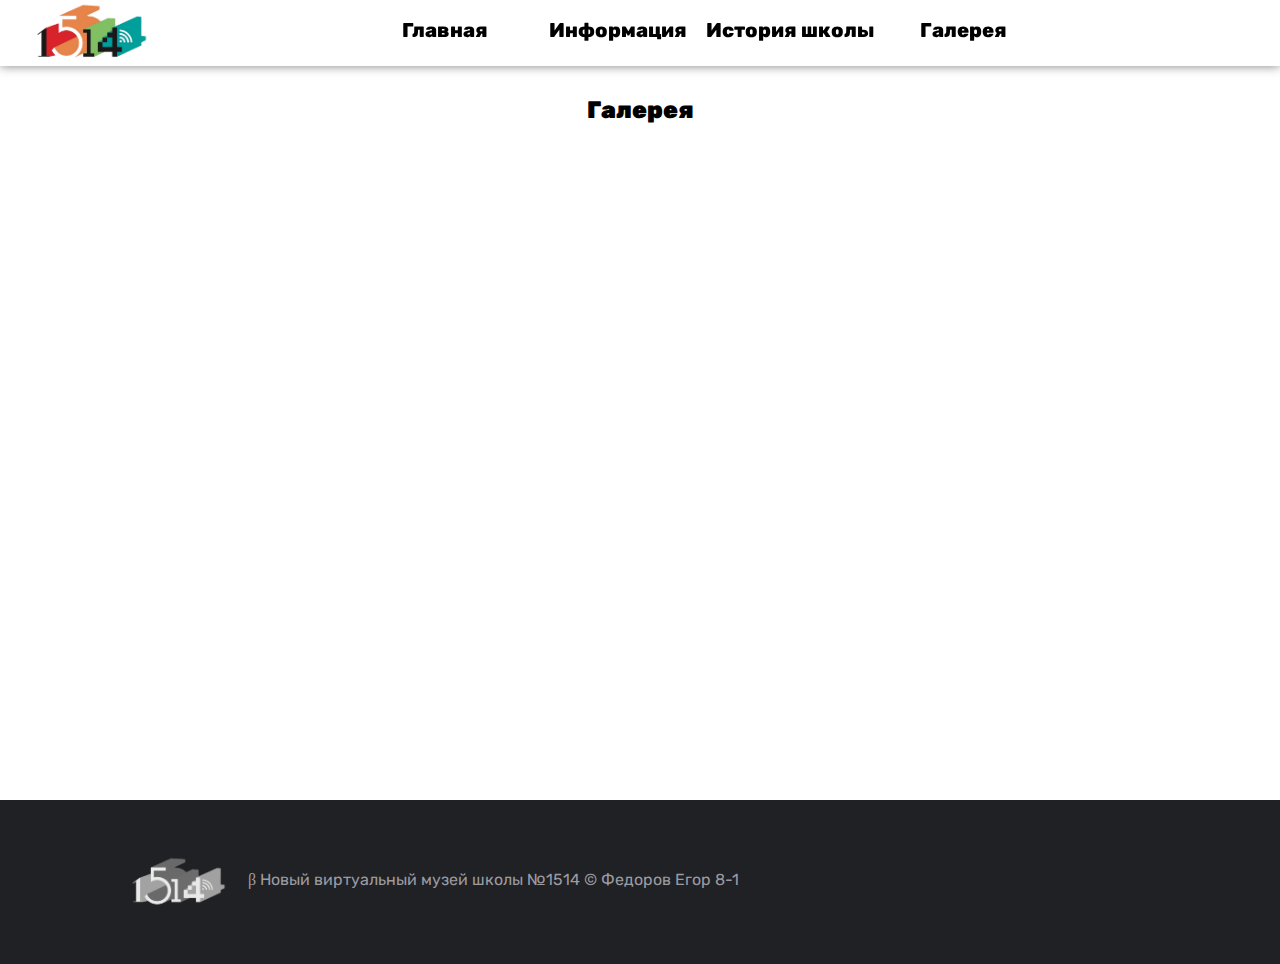
<file: gallery.html>
<!DOCTYPE html>
<html lang="ru">

<head>
    <meta charset="UTF-8">
    <title>new 1514</title>
    <link rel="stylesheet" href="style.css">
    <script src="script.js"></script>
    <link rel="icon" type="image/png" href="img/favicon.ico">
    <link rel="stylesheet" href="https://cdnjs.cloudflare.com/ajax/libs/font-awesome/5.13.0/css/all.min.css">
</head>

<body>
    <header>
        <div class="logo">
            <img src="img/logo.png" alt="" class="img-logo">
        </div>
        <div class="h-titles">
            <a href="index.html" class="link">Главная</a>
            <a href="info.html" class="link">Информация</a>
            <a href="history.html" class="link">История школы</a>
            <a href="gallery.html" class="link">Галерея</a>
        </div>
    </header>
    <section>
        <div class="bold-page-header">Галерея</div>
        
    </section>
    <footer>
        <img src="img/footer.png" alt="" style="width: 100px; height: 100px;">
        <div style="line-height: 6em; margin-left: 20px;">β Новый виртуальный музей школы №1514 © Федоров Егор 8-1</div>
    </footer>
</body>

</html>
</file>
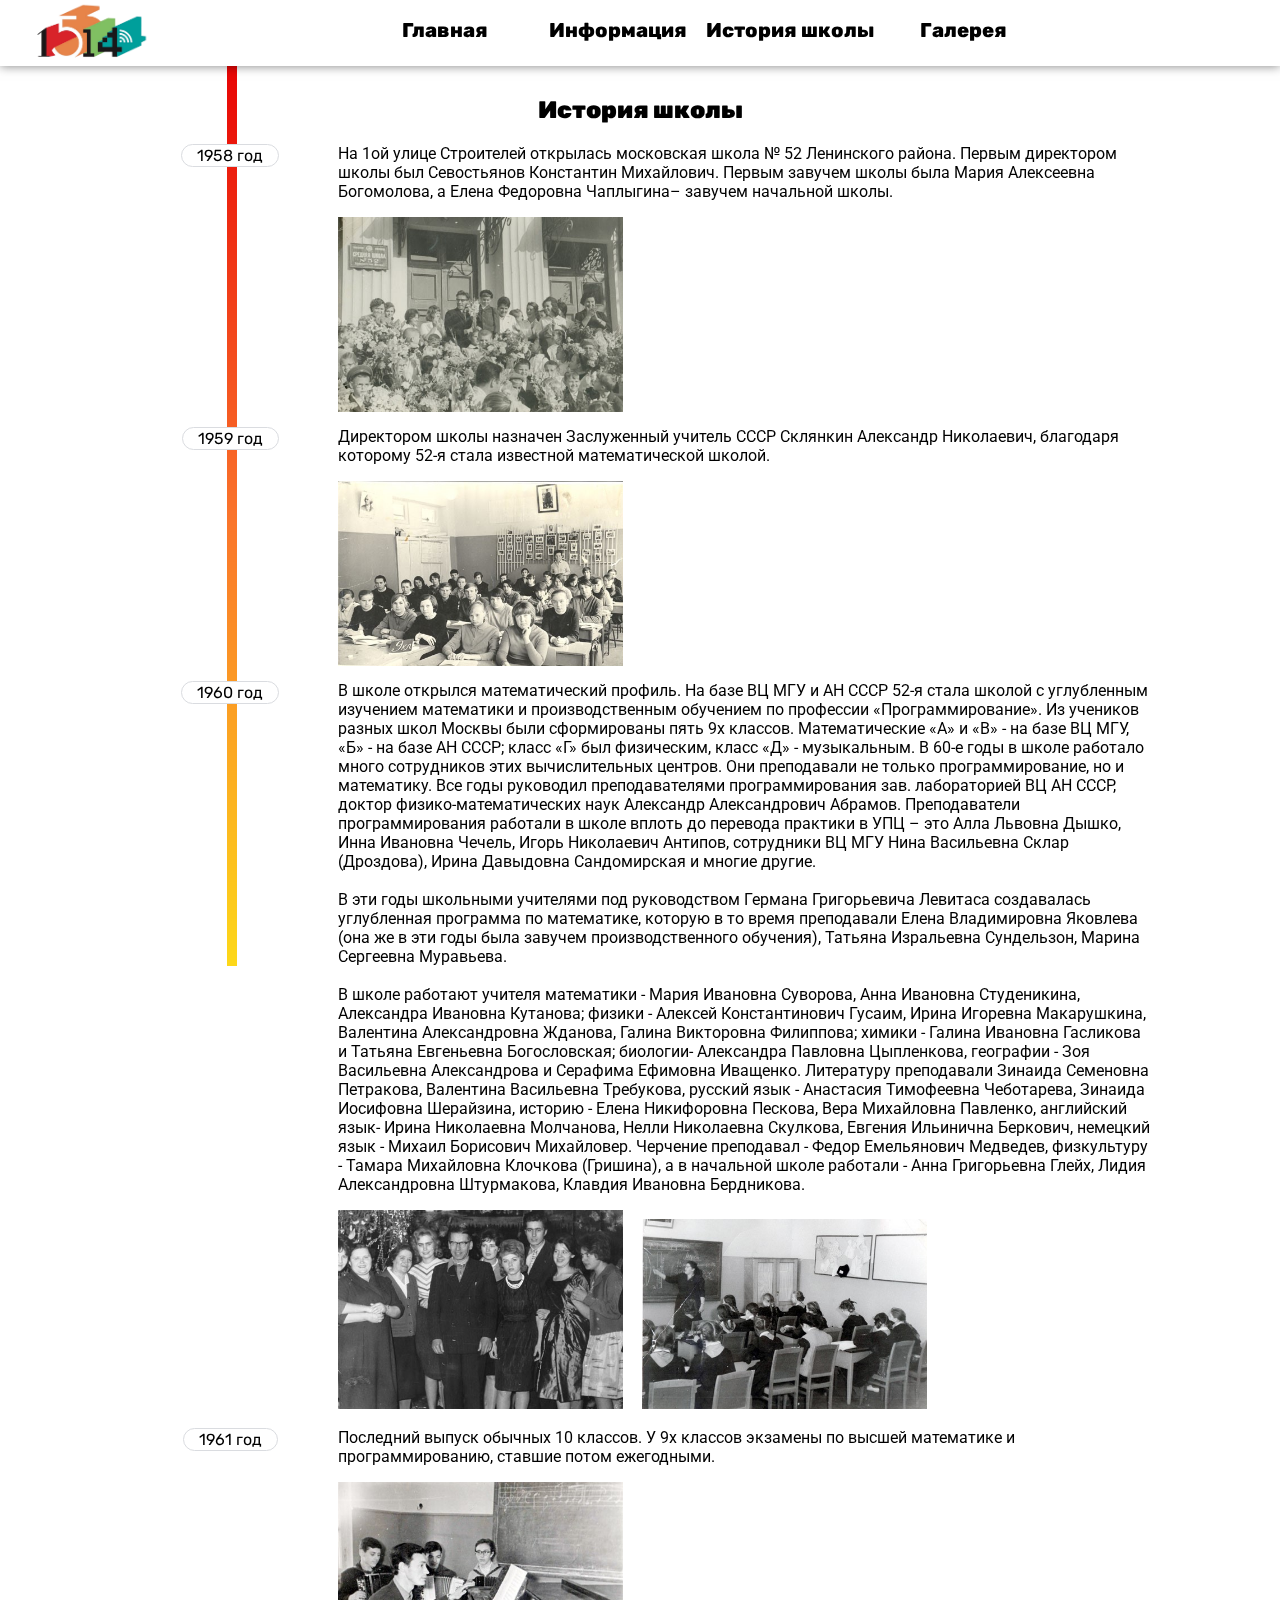
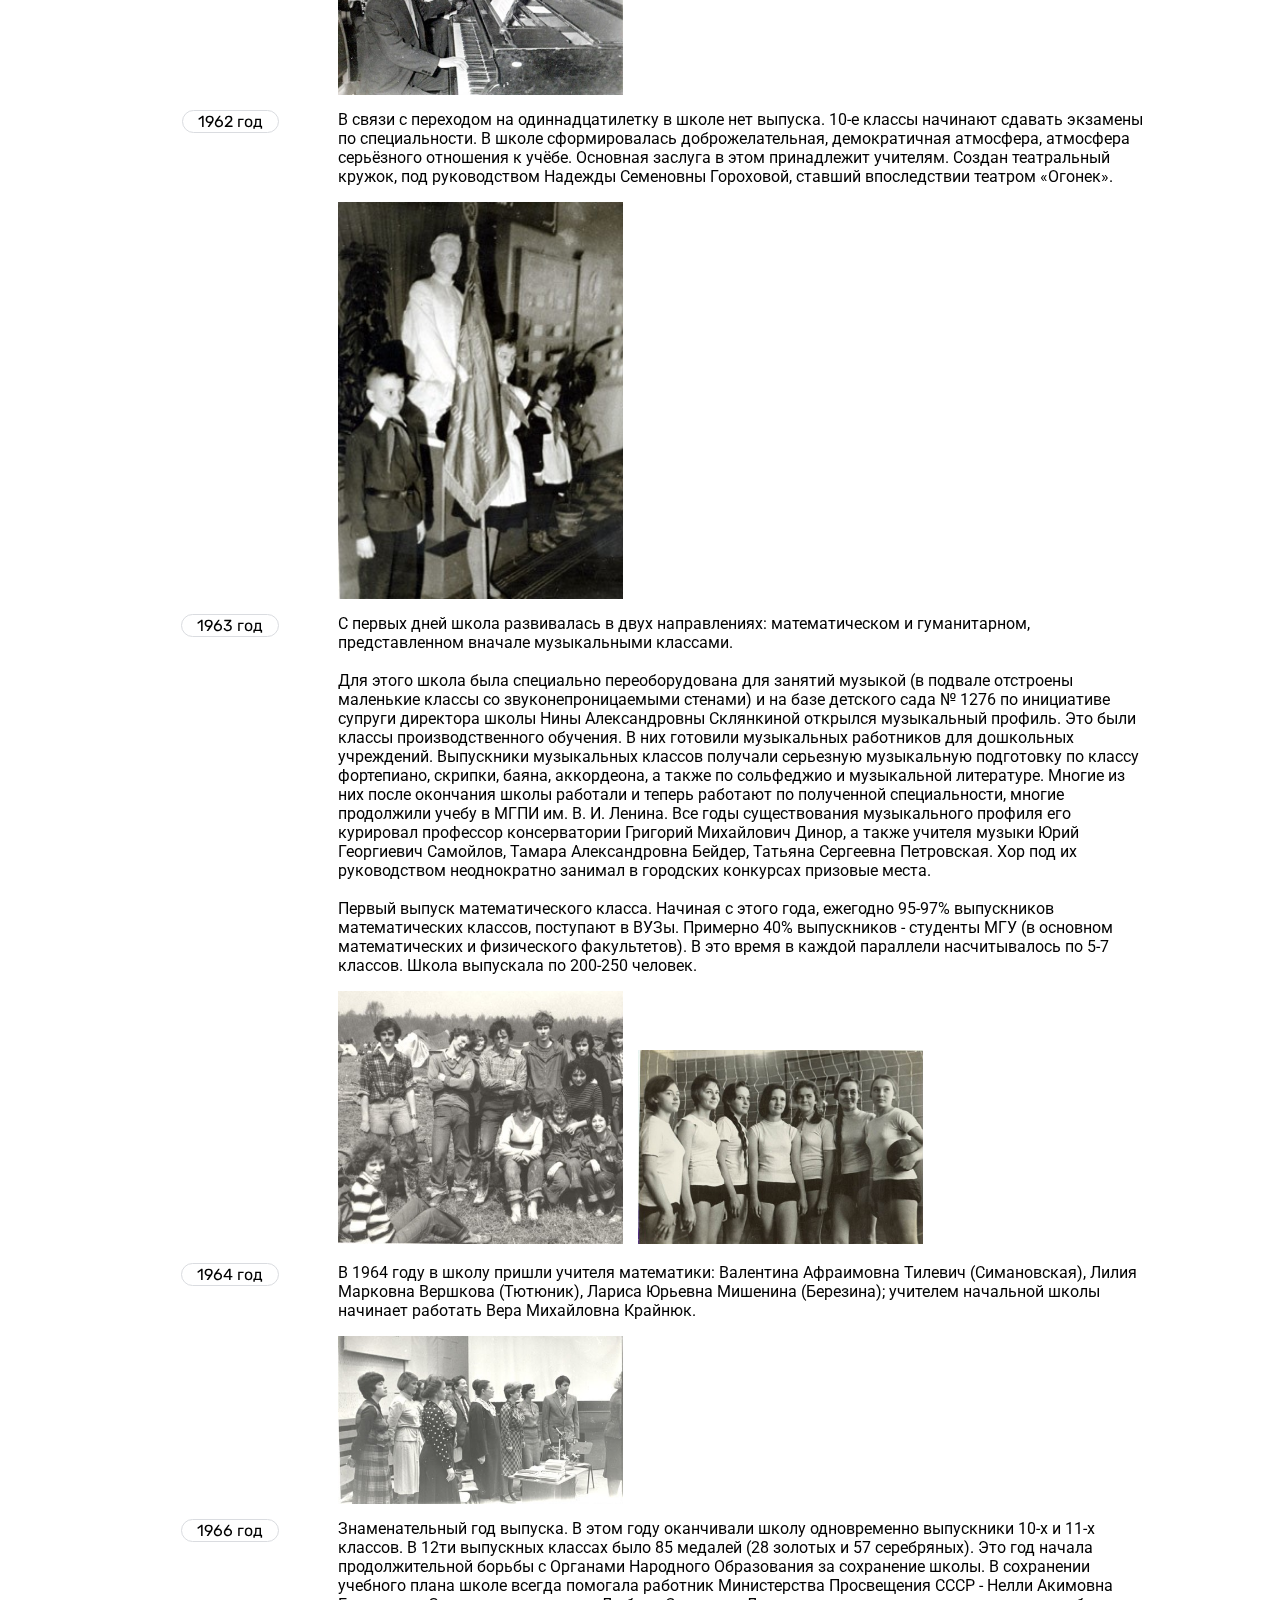
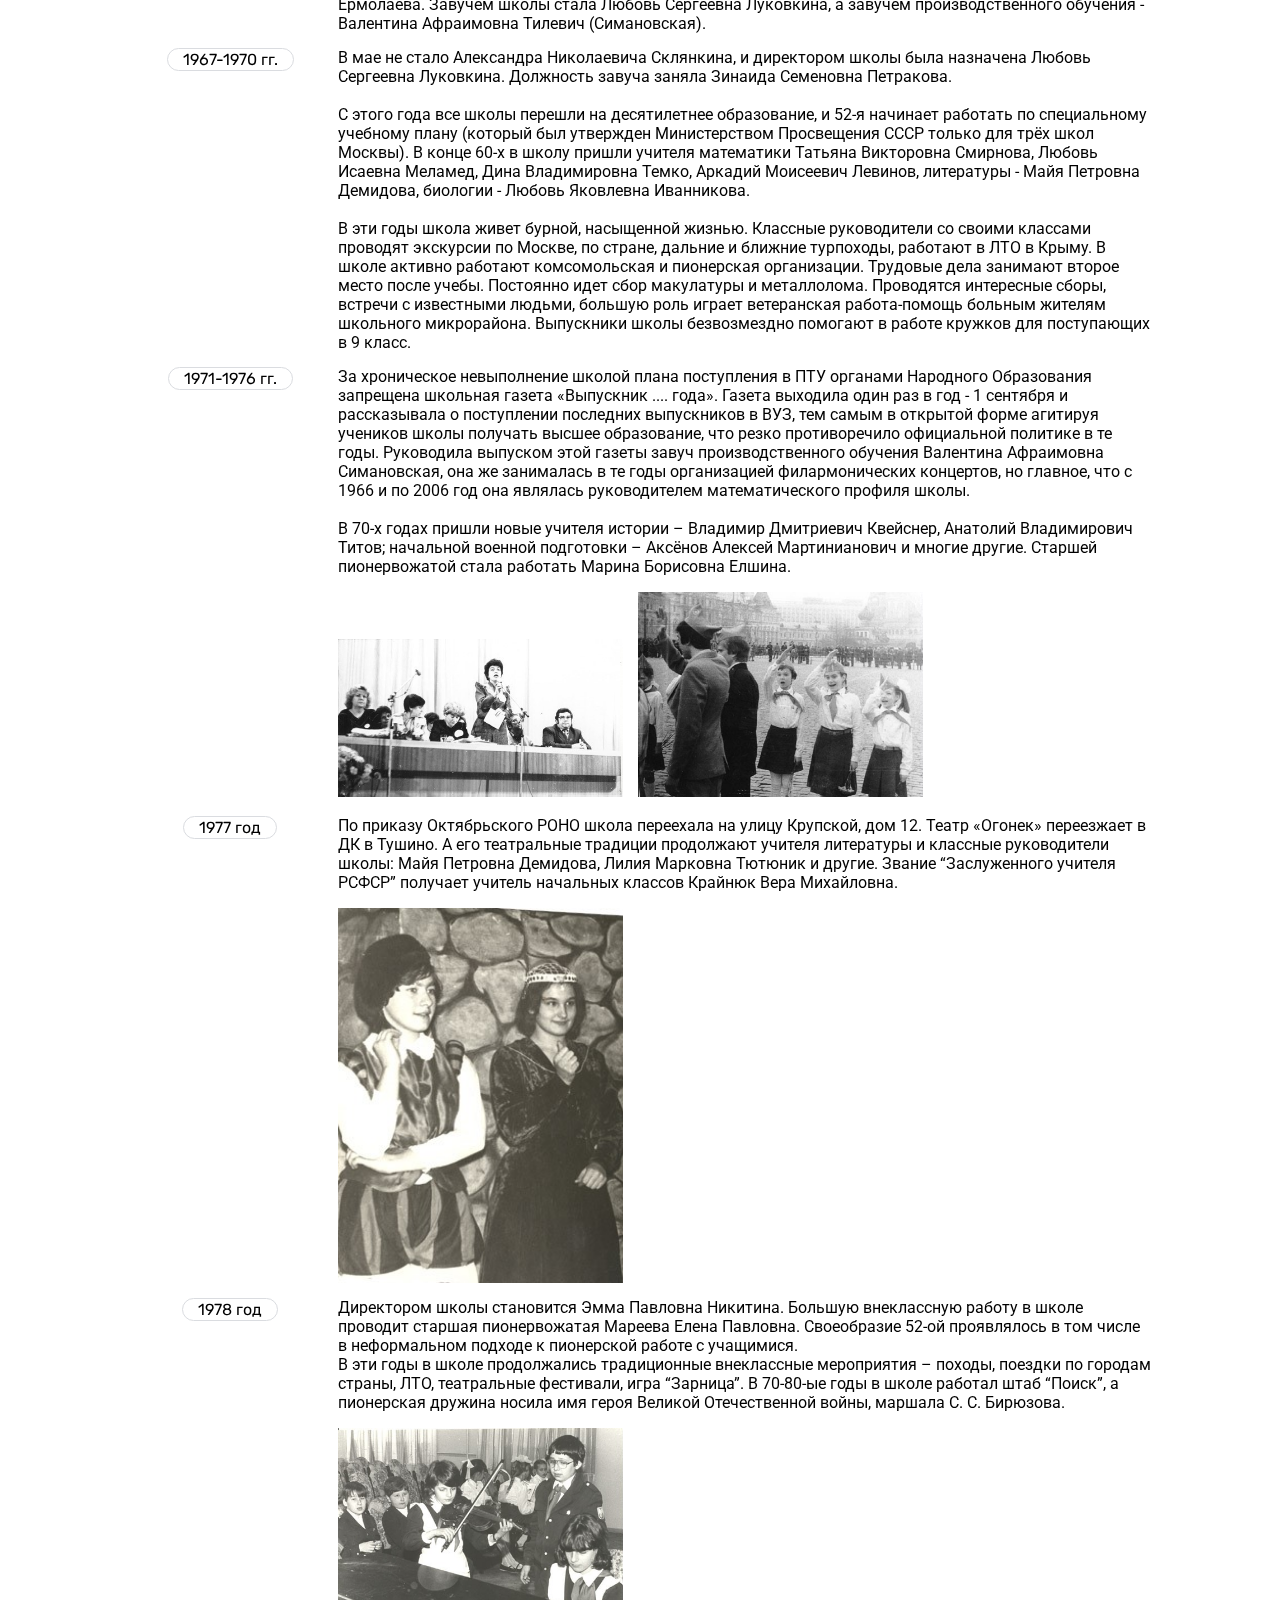
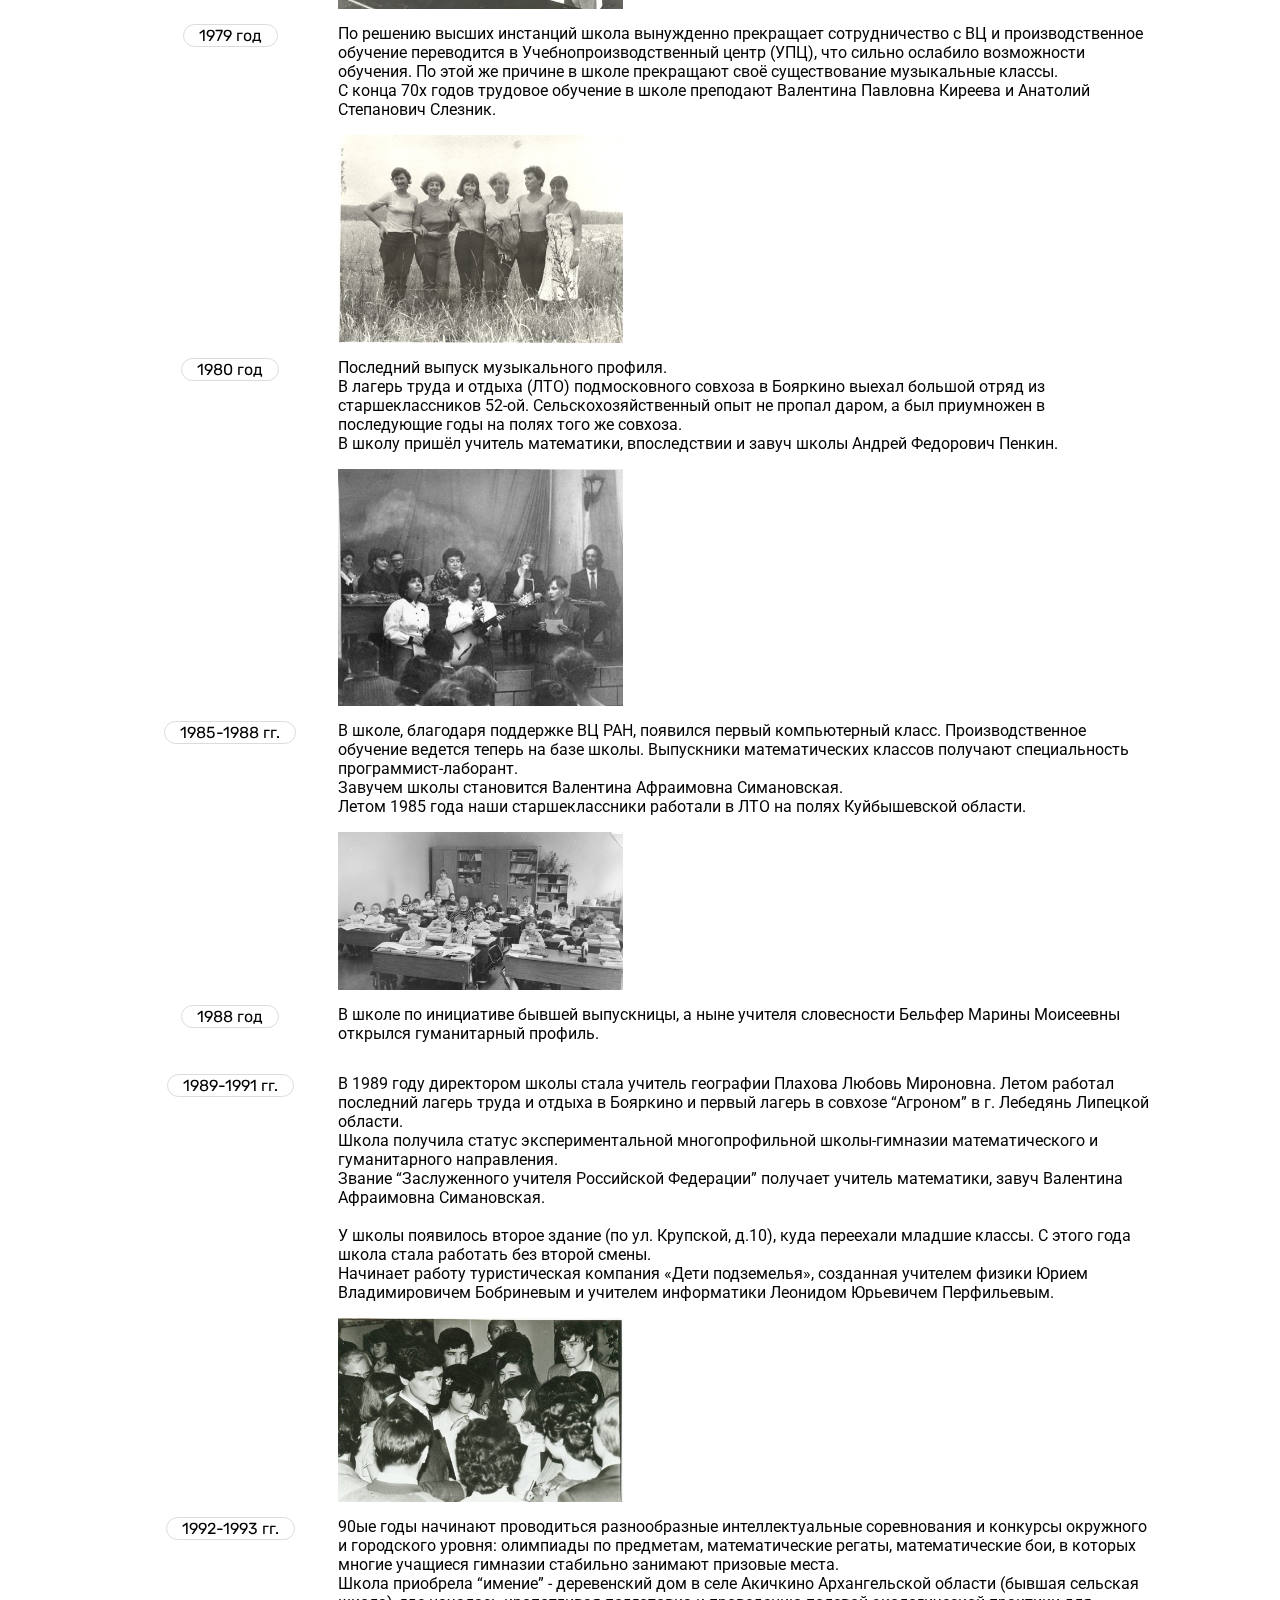
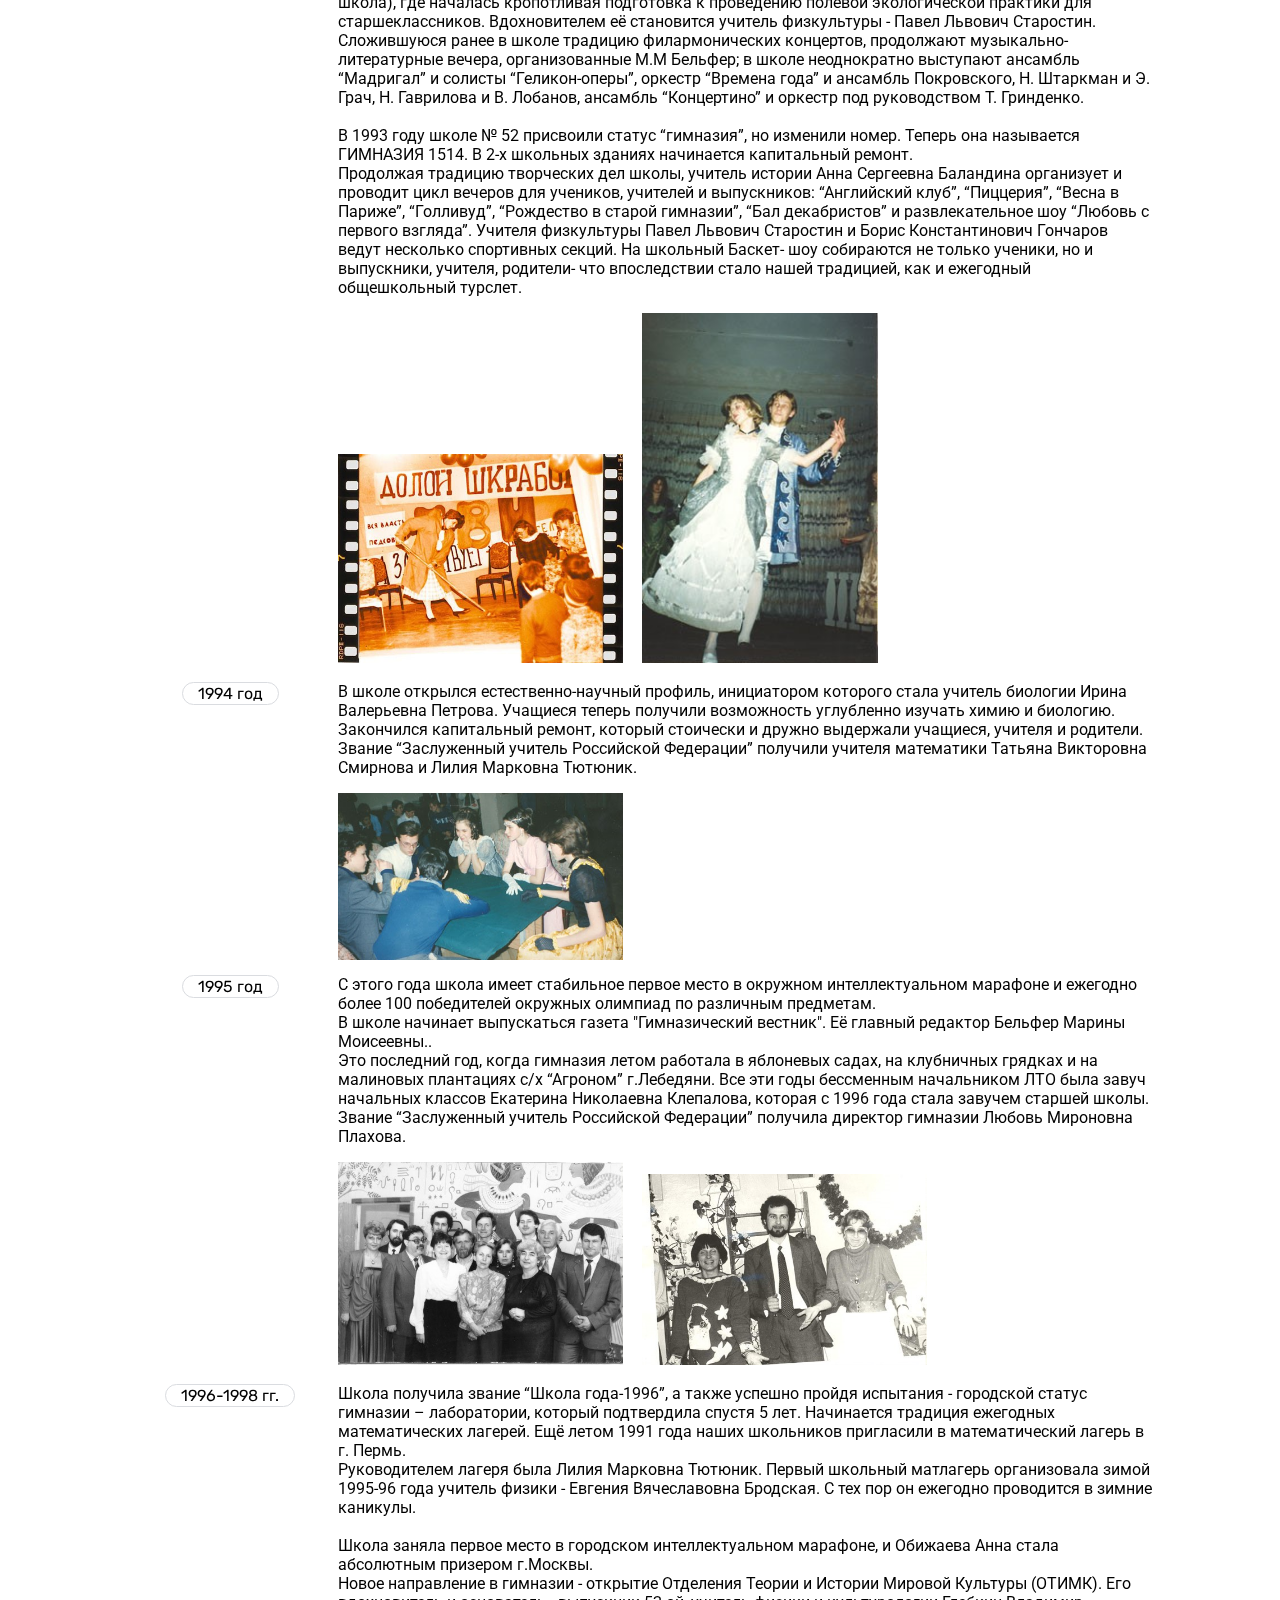
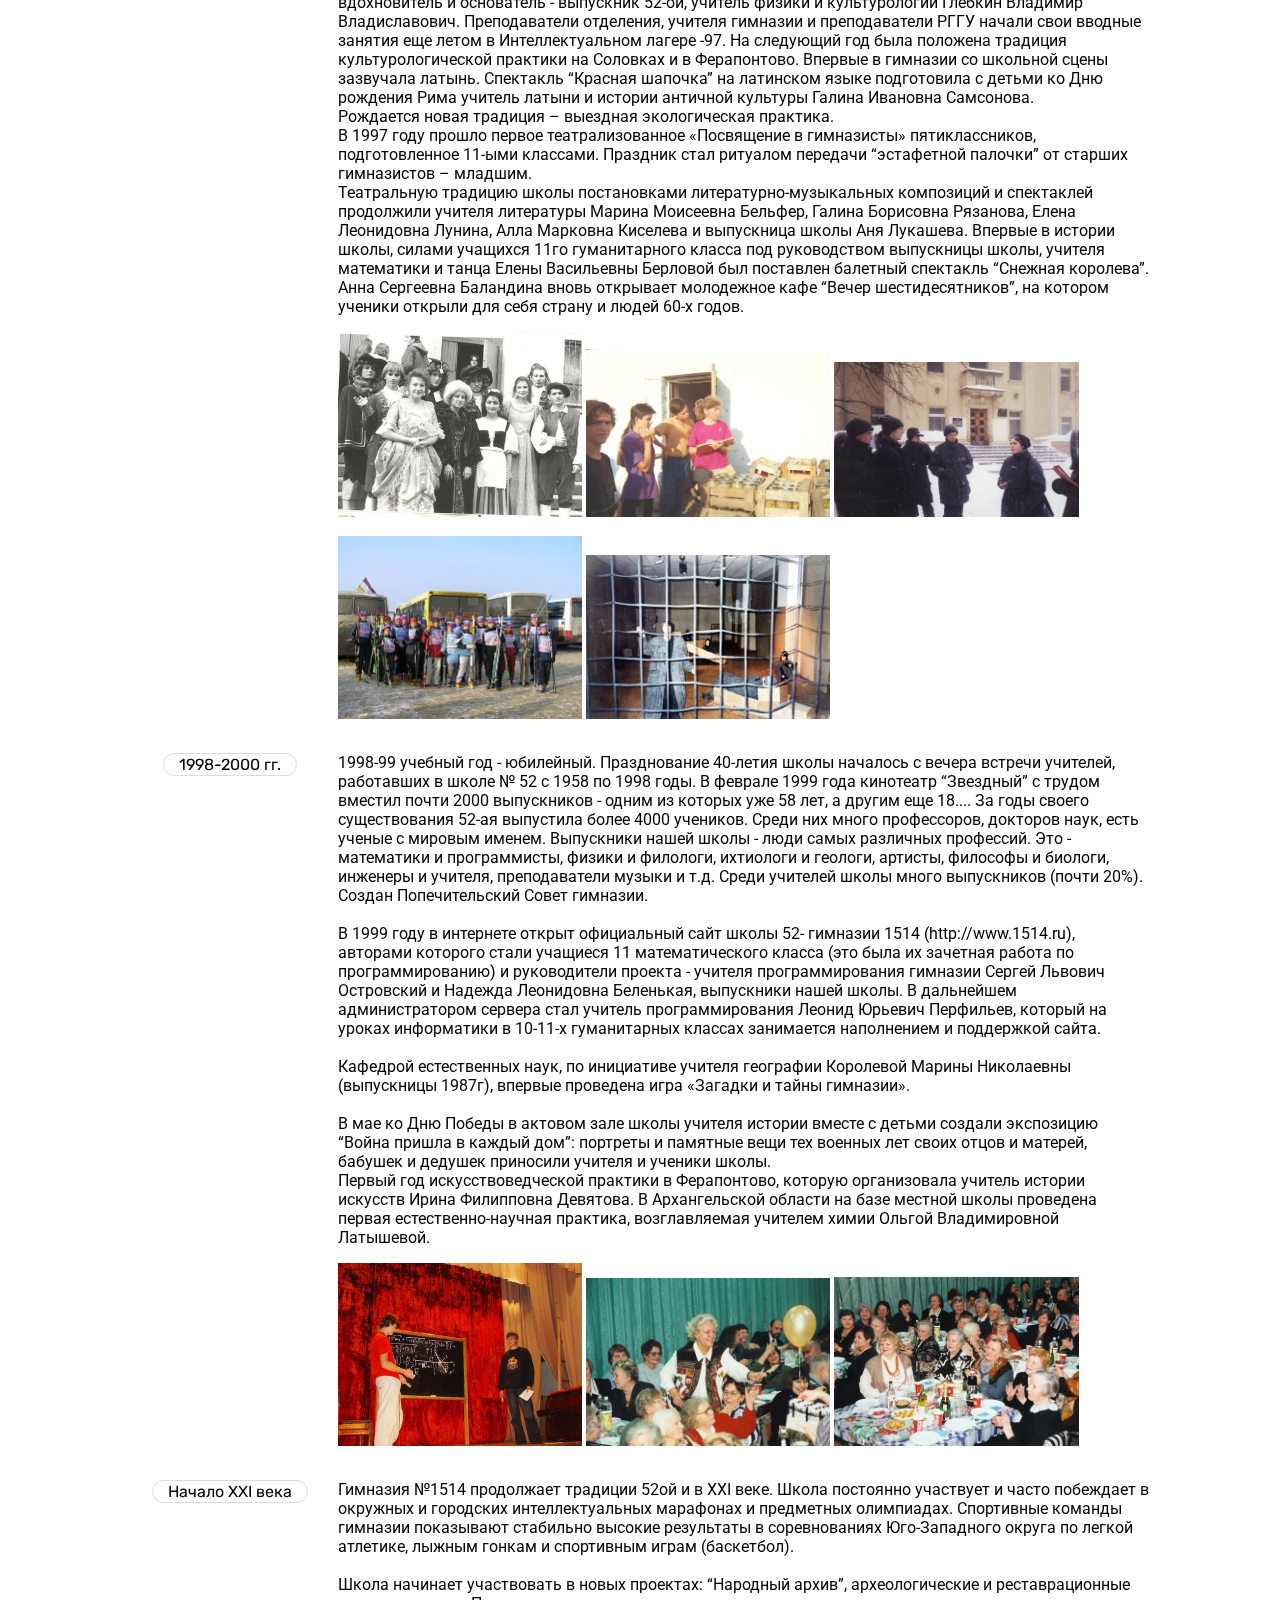
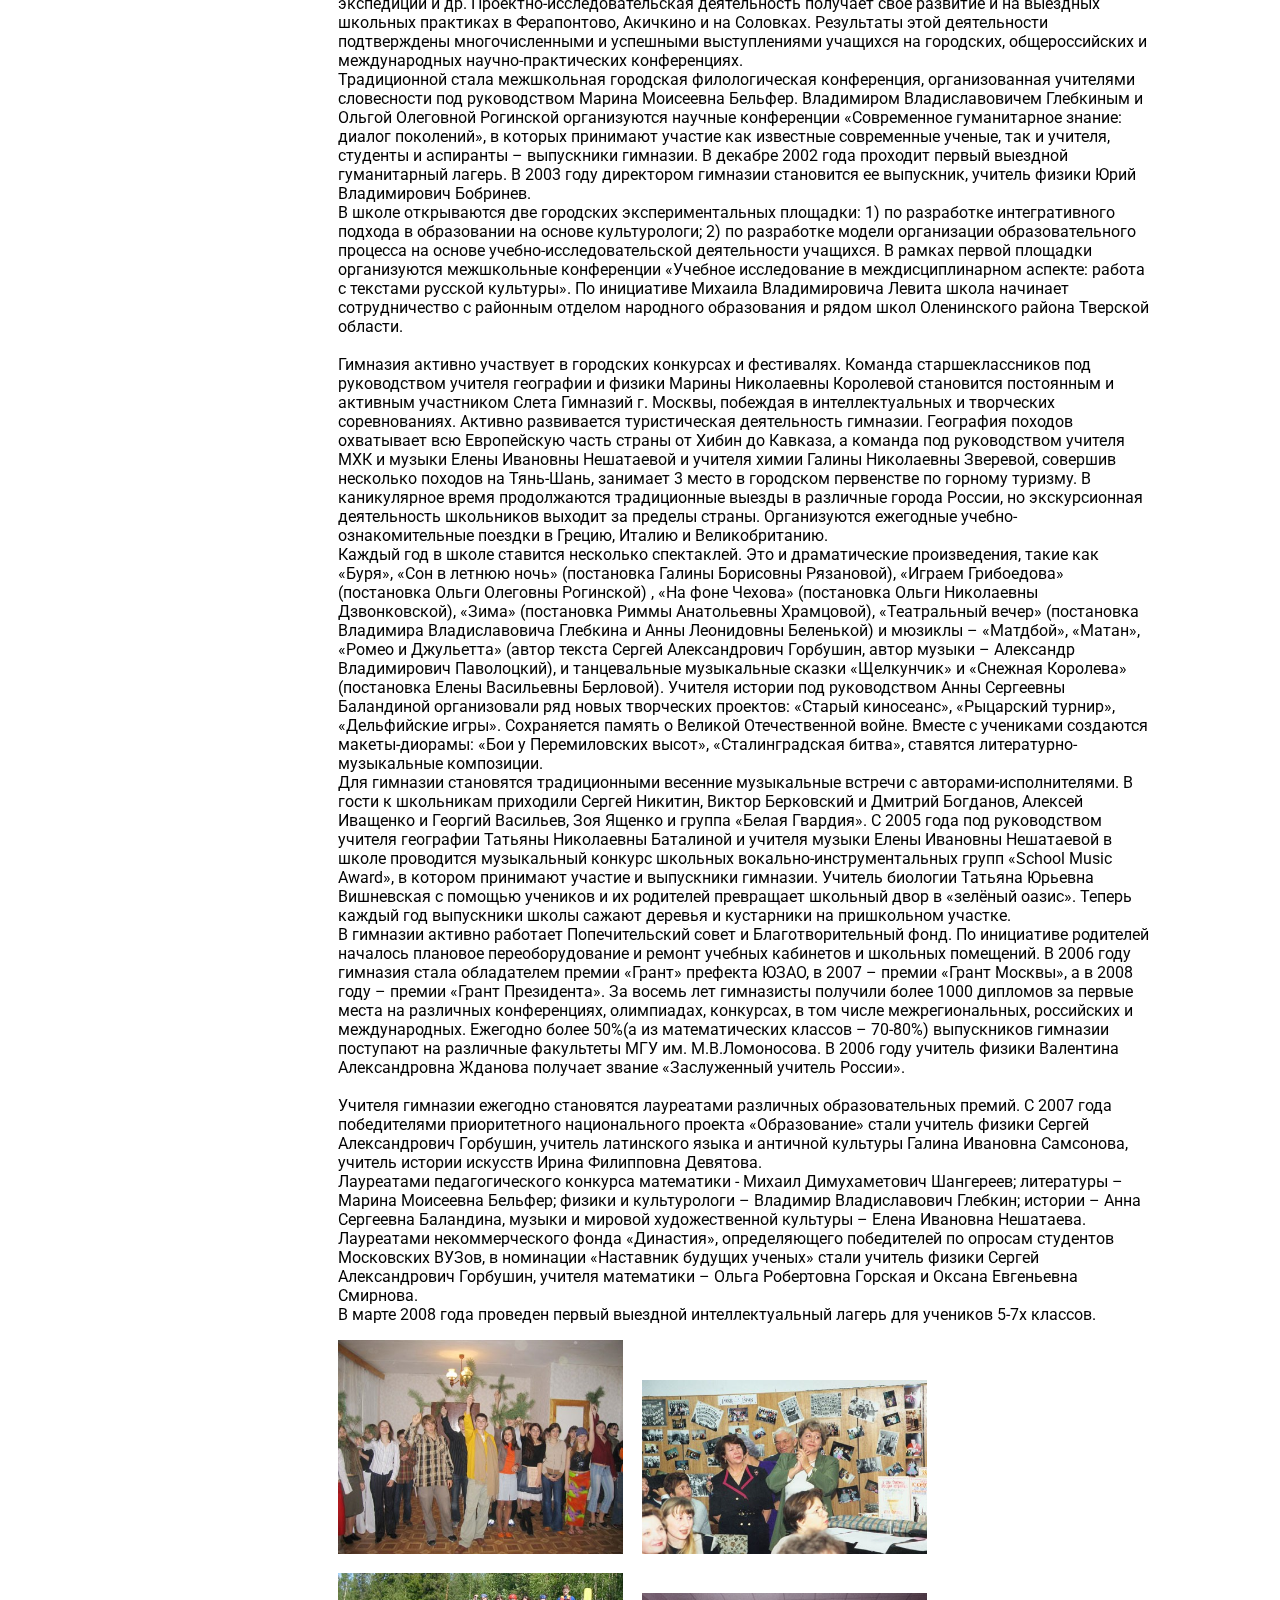
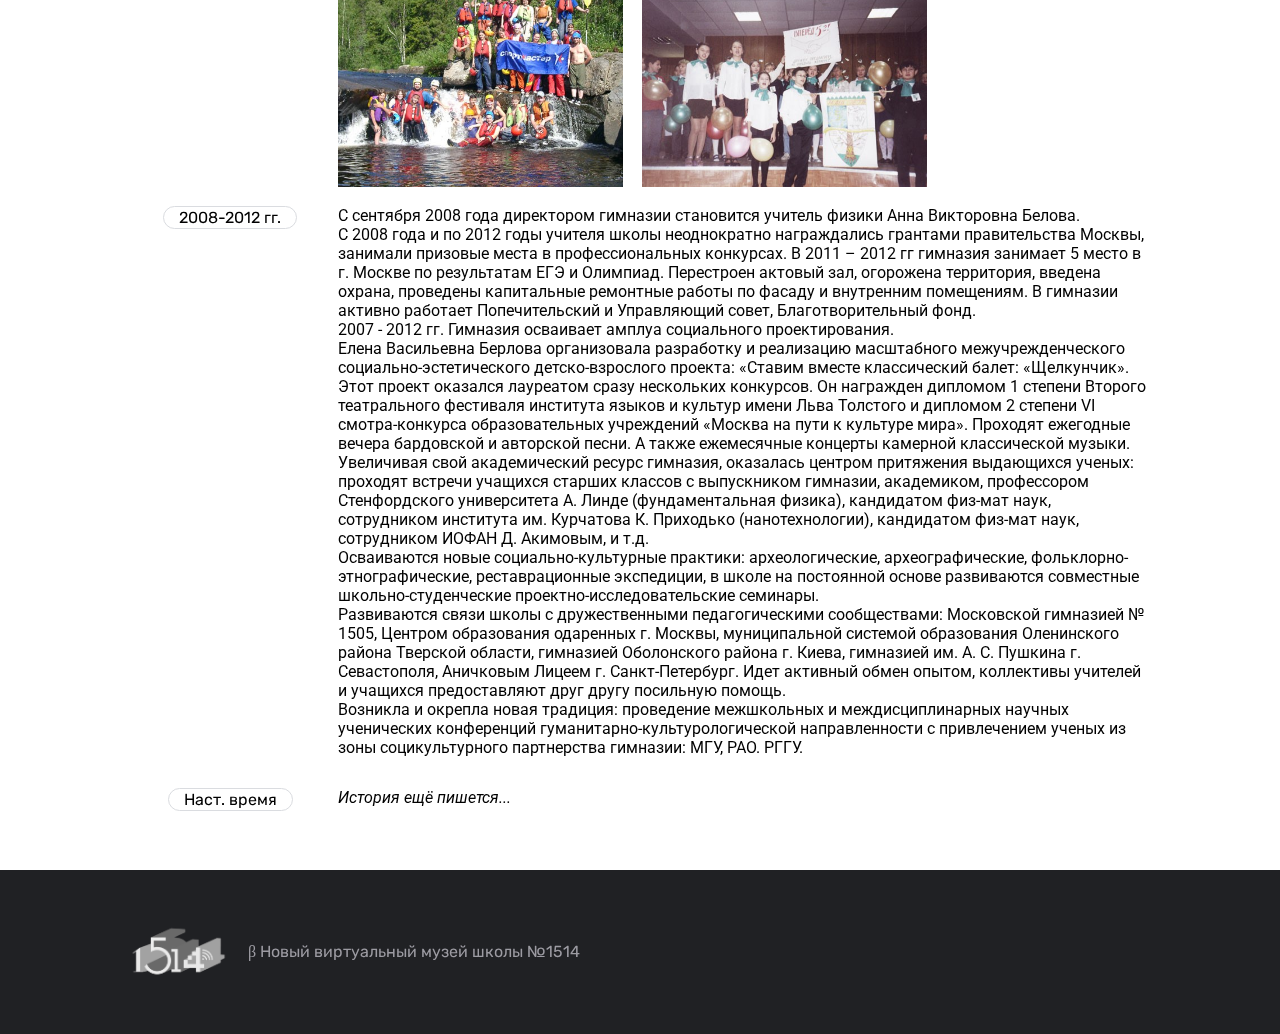
<file: history.html>
<!DOCTYPE html>
<html lang="ru">

<head>
    <meta charset="UTF-8">
    <title>new 1514</title>
    <link rel="stylesheet" href="style.css">
    <link rel="icon" type="image/png" href="img/favicon.ico">
    <meta name="viewport" content="width=device-width, user-scalable=no, initial-scale=1.0, maximum-scale=1.0, minimum-scale=1.0">
    <link rel="stylesheet" href="https://cdnjs.cloudflare.com/ajax/libs/font-awesome/5.13.0/css/all.min.css">
</head>

<body>
    <div class="line"></div>
    <header>
        <div class="logo">
            <img src="img/logo.png" alt="" class="img-logo">
        </div>
        <div class="h-titles">
            <a href="index.html" class="link">Главная</a>
            <a href="info.html" class="link">Информация</a>
            <a href="history.html" class="link">История школы</a>
            <a href="gallery.html" class="link">Галерея</a>
        </div>
        <a class="mobile-menu-button" href="#"><i class="fas fa-bars"></i></a>
        <div class="mobile-menu">
            <div style="display: flex; justify-content: flex-end;">
                <a class="mobile-menu-hide" href="#"><i class="fas fa-times"></i></a>
            </div>
            <ul>
                <li><a href="index.html" class="link">Главная</a></li>
                <li><a href="info.html" class="link">Информация</a></li>
                <li><a href="history.html" class="link">История школы</a></li>
                <li><a href="gallery.html" class="link">Галерея</a></li>
            </ul>
        </div>
    </header>
    <section>
        <div class="bold-page-header" style="margin-bottom: 20px;">История школы</div>
        <div class="history-adaptive">
            <div class="history-period">
                <div class="h-border">1958 год</div>
            </div>
            <div class="history-content">
                <p style="margin-top: 0;">На 1ой улице Строителей открылась московская школа № 52 Ленинского района. Первым директором школы был Севостьянов Константин Михайлович. Первым завучем школы была Мария Алексеевна Богомолова, а Елена Федоровна Чаплыгина– завучем начальной школы.</p>
                <img src="img/history/1.jpg" alt="" class="img-history">
            </div>
        </div>
        <div class="history-adaptive">
            <div class="history-period">
                <div class="h-border">1959 год</div>
            </div>
            <div class="history-content">
                <p style="margin-top: 0;">Директором школы назначен Заслуженный учитель СССР Склянкин Александр Николаевич, благодаря которому 52-я стала известной математической школой.</p>
                <img src="img/history/2.jpg" alt="" class="img-history">
            </div>
        </div>
        <div class="history-adaptive">
            <div class="history-period">
                <div class="h-border">1960 год</div>
            </div>
            <div class="history-content">
                <p style="margin-top: 0;">В школе открылся математический профиль. На базе ВЦ МГУ и АН СССР 52-я стала школой с углубленным изучением математики и производственным обучением по профессии «Программирование». Из учеников разных школ Москвы были сформированы пять 9х классов. Математические «А» и «В» - на базе ВЦ МГУ, «Б» - на базе АН СССР; класс «Г» был физическим, класс «Д» - музыкальным. В 60-е годы в школе работало много сотрудников этих вычислительных центров. Они преподавали не только программирование, но и математику. Все годы руководил преподавателями программирования зав. лабораторией ВЦ АН СССР, доктор физико-математических наук Александр Александрович Абрамов. Преподаватели программирования работали в школе вплоть до перевода практики в УПЦ – это Алла Львовна Дышко, Инна Ивановна Чечель, Игорь Николаевич Антипов, сотрудники ВЦ МГУ Нина Васильевна Склар (Дроздова), Ирина Давыдовна Сандомирская и многие другие. <br><br> В эти годы школьными учителями под руководством Германа Григорьевича Левитаса создавалась углубленная программа по математике, которую в то время преподавали Елена Владимировна Яковлева (она же в эти годы была завучем производственного обучения), Татьяна Изральевна Сундельзон, Марина Сергеевна Муравьева.<br><br> В школе работают учителя математики - Мария Ивановна Суворова, Анна Ивановна Студеникина, Александра Ивановна Кутанова; физики - Алексей Константинович Гусаим, Ирина Игоревна Макарушкина, Валентина Александровна Жданова, Галина Викторовна Филиппова; химики - Галина Ивановна Гасликова и Татьяна Евгеньевна Богословская; биологии- Александра Павловна Цыпленкова, географии - Зоя Васильевна Александрова и Серафима Ефимовна Иващенко. Литературу преподавали Зинаида Семеновна Петракова, Валентина Васильевна Требукова, русский язык - Анастасия Тимофеевна Чеботарева, Зинаида Иосифовна Шерайзина, историю - Елена Никифоровна Пескова, Вера Михайловна Павленко, английский язык- Ирина Николаевна Молчанова, Нелли Николаевна Скулкова, Евгения Ильинична Беркович, немецкий язык - Михаил Борисович Михайловер. Черчение преподавал - Федор Емельянович Медведев, физкультуру - Тамара Михайловна Клочкова (Гришина), а в начальной школе работали - Анна Григорьевна Глейх, Лидия Александровна Штурмакова, Клавдия Ивановна Бердникова.</p>
                <div class="photos-content">
                    <img src="img/history/3.jpg" alt="" class="img-history">
                    <img src="img/history/4.jpg" alt="" class="img-history">
                </div>
            </div>
        </div>
        <div class="history-adaptive">
            <div class="history-period">
                <div class="h-border">1961 год</div>
            </div>
            <div class="history-content">
                <p style="margin-top: 0;">Последний выпуск обычных 10 классов. У 9х классов экзамены по высшей математике и программированию, ставшие потом ежегодными.</p>
                <img src="img/history/5.jpg" alt="" class="img-history">
            </div>
        </div>
        <div class="history-adaptive">
            <div class="history-period">
                <div class="h-border">1962 год</div>
            </div>
            <div class="history-content">
                <p style="margin-top: 0;">В связи с переходом на одиннадцатилетку в школе нет выпуска. 10-е классы начинают сдавать экзамены по специальности.
                    В школе сформировалась доброжелательная, демократичная атмосфера, атмосфера серьёзного отношения к учёбе. Основная заслуга в этом принадлежит учителям.
                    Создан театральный кружок, под руководством Надежды Семеновны Гороховой, ставший впоследствии театром «Огонек».</p>
                <img src="img/history/6.jpg" alt="" class="img-history">
            </div>
        </div>
        <div class="history-adaptive">
            <div class="history-period">
                <div class="h-border">1963 год</div>
            </div>
            <div class="history-content">
                <p style="margin-top: 0;">С первых дней школа развивалась в двух направлениях: математическом и гуманитарном, представленном вначале музыкальными классами.<br><br>Для этого школа была специально переоборудована для занятий музыкой (в подвале отстроены маленькие классы со звуконепроницаемыми стенами) и на базе детского сада № 1276 по инициативе супруги директора школы Нины Александровны Склянкиной открылся музыкальный профиль. Это были классы производственного обучения. В них готовили музыкальных работников для дошкольных учреждений. Выпускники музыкальных классов получали серьезную музыкальную подготовку по классу фортепиано, скрипки, баяна, аккордеона, а также по сольфеджио и музыкальной литературе. Многие из них после окончания школы работали и теперь работают по полученной специальности, многие продолжили учебу в МГПИ им. В. И. Ленина. Все годы существования музыкального профиля его курировал профессор консерватории Григорий Михайлович Динор, а также учителя музыки Юрий Георгиевич Самойлов, Тамара Александровна Бейдер, Татьяна Сергеевна Петровская. Хор под их руководством неоднократно занимал в городских конкурсах призовые места.<br><br>Первый выпуск математического класса. Начиная с этого года, ежегодно 95-97% выпускников математических классов, поступают в ВУЗы. Примерно 40% выпускников - студенты МГУ (в основном математических и физического факультетов). В это время в каждой параллели насчитывалось по 5-7 классов. Школа выпускала по 200-250 человек.</p>
                <div class="photos-content">
                    <img src="img/history/8.jpg" alt="" class="img-history"><img src="img/history/7.jpg" alt="" class="img-history">
                </div>
            </div>
        </div>
        <div class="history-adaptive">
            <div class="history-period">
                <div class="h-border">1964 год</div>
            </div>
            <div class="history-content">
                <p style="margin-top: 0;">В 1964 году в школу пришли учителя математики: Валентина Афраимовна Тилевич (Симановская), Лилия Марковна Вершкова (Тютюник), Лариса Юрьевна Мишенина (Березина); учителем начальной школы начинает работать Вера Михайловна Крайнюк.</p>
                <img src="img/history/9.jpg" alt="" class="img-history">
            </div>
        </div>
        <div class="history-adaptive">
            <div class="history-period">
                <div class="h-border">1966 год</div>
            </div>
            <div class="history-content">Знаменательный год выпуска. В этом году оканчивали школу одновременно выпускники 10-х и 11-х классов. В 12ти выпускных классах было 85 медалей (28 золотых и 57 серебряных). Это год начала продолжительной борьбы с Органами Народного Образования за сохранение школы. В сохранении учебного плана школе всегда помогала работник Министерства Просвещения СССР - Нелли Акимовна Ермолаева. Завучем школы стала Любовь Сергеевна Луковкина, а завучем производственного обучения - Валентина Афраимовна Тилевич (Симановская).</div>
        </div>
        <div class="history-adaptive">
            <div class="history-period">
                <div class="h-border">1967-1970 гг.</div>
            </div>
            <div class="history-content">В мае не стало Александра Николаевича Склянкина, и директором школы была назначена Любовь Сергеевна Луковкина. Должность завуча заняла Зинаида Семеновна Петракова.<br><br>С этого года все школы перешли на десятилетнее образование, и 52-я начинает работать по специальному учебному плану (который был утвержден Министерством Просвещения СССР только для трёх школ Москвы). В конце 60-х в школу пришли учителя математики Татьяна Викторовна Смирнова, Любовь Исаевна Меламед, Дина Владимировна Темко, Аркадий Моисеевич Левинов, литературы - Майя Петровна Демидова, биологии - Любовь Яковлевна Иванникова.<br><br>В эти годы школа живет бурной, насыщенной жизнью. Классные руководители со своими классами проводят экскурсии по Москве, по стране, дальние и ближние турпоходы, работают в ЛТО в Крыму. В школе активно работают комсомольская и пионерская организации. Трудовые дела занимают второе место после учебы. Постоянно идет сбор макулатуры и металлолома. Проводятся интересные сборы, встречи с известными людьми, большую роль играет ветеранская работа-помощь больным жителям школьного микрорайона. Выпускники школы безвозмездно помогают в работе кружков для поступающих в 9 класс.</div>
        </div>
        <div class="history-adaptive">
            <div class="history-period">
                <div class="h-border">1971-1976 гг.</div>
            </div>
            <div class="history-content">
                <p style="margin-top: 0;">За хроническое невыполнение школой плана поступления в ПТУ органами Народного Образования запрещена школьная газета «Выпускник .... года». Газета выходила один раз в год - 1 сентября и рассказывала о поступлении последних выпускников в ВУЗ, тем самым в открытой форме агитируя учеников школы получать высшее образование, что резко противоречило официальной политике в те годы. Руководила выпуском этой газеты завуч производственного обучения Валентина Афраимовна Симановская, она же занималась в те годы организацией филармонических концертов, но главное, что с 1966 и по 2006 год она являлась руководителем математического профиля школы.<br><br>В 70-х годах пришли новые учителя истории – Владимир Дмитриевич Квейснер, Анатолий Владимирович Титов; начальной военной подготовки – Аксёнов Алексей Мартинианович и многие другие. Старшей пионервожатой стала работать Марина Борисовна Елшина.</p>
                <div class="photos-content">
                    <img src="img/history/10.jpg" alt="" class="img-history"><img src="img/history/11.jpg" alt="" class="img-history">
                </div>
            </div>
        </div>
        <div class="history-adaptive">
            <div class="history-period">
                <div class="h-border">1977 год</div>
            </div>
            <div class="history-content">
                <p style="margin-top: 0;">По приказу Октябрьского РОНО школа переехала на улицу Крупской, дом 12. Театр «Огонек» переезжает в ДК в Тушино. А его театральные традиции продолжают учителя литературы и классные руководители школы: Майя Петровна Демидова, Лилия Марковна Тютюник и другие. Звание “Заслуженного учителя РСФСР” получает учитель начальных классов Крайнюк Вера Михайловна.</p>
                <img src="img/history/12.jpg" alt="" class="img-history">
            </div>
        </div>
        <div class="history-adaptive">
            <div class="history-period">
                <div class="h-border">1978 год</div>
            </div>
            <div class="history-content">
                <p style="margin-top: 0;">Директором школы становится Эмма Павловна Никитина. Большую внеклассную работу в школе проводит старшая пионервожатая Мареева Елена Павловна. Своеобразие 52-ой проявлялось в том числе в неформальном подходе к пионерской работе с учащимися. <br> В эти годы в школе продолжались традиционные внеклассные мероприятия – походы, поездки по городам страны, ЛТО, театральные фестивали, игра “Зарница”. В 70-80-ые годы в школе работал штаб “Поиск”, а пионерская дружина носила имя героя Великой Отечественной войны, маршала С. С. Бирюзова.</p>
                <img src="img/history/13.jpg" alt="" class="img-history">
            </div>
        </div>
        <div class="history-adaptive">
            <div class="history-period">
                <div class="h-border">1979 год</div>
            </div>
            <div class="history-content">
                <p style="margin-top: 0;">По решению высших инстанций школа вынужденно прекращает сотрудничество с ВЦ и производственное обучение переводится в Учебнопроизводственный центр (УПЦ), что сильно ослабило возможности обучения. По этой же причине в школе прекращают своё существование музыкальные классы. <br> С конца 70х годов трудовое обучение в школе преподают Валентина Павловна Киреева и Анатолий Степанович Слезник.</p>
                <img src="img/history/14.jpg" alt="" class="img-history">
            </div>
        </div>
        <div class="history-adaptive">
            <div class="history-period">
                <div class="h-border">1980 год</div>
            </div>
            <div class="history-content">
                <p style="margin-top: 0;">Последний выпуск музыкального профиля.<br> В лагерь труда и отдыха (ЛТО) подмосковного совхоза в Бояркино выехал большой отряд из старшеклассников 52-ой. Сельскохозяйственный опыт не пропал даром, а был приумножен в последующие годы на полях того же совхоза. <br> В школу пришёл учитель математики, впоследствии и завуч школы Андрей Федорович Пенкин.</p>
                <img src="img/history/15.jpg" alt="" class="img-history">
            </div>
        </div>
        <div class="history-adaptive">
            <div class="history-period">
                <div class="h-border">1985-1988 гг.</div>
            </div>
            <div class="history-content">
                <p style="margin-top: 0;">В школе, благодаря поддержке ВЦ РАН, появился первый компьютерный класс. Производственное обучение ведется теперь на базе школы. Выпускники математических классов получают специальность программист-лаборант. <br> Завучем школы становится Валентина Афраимовна Симановская. <br> Летом 1985 года наши старшеклассники работали в ЛТО на полях Куйбышевской области.</p>
                <img src="img/history/16.jpg" alt="" class="img-history">
            </div>
        </div>
        <div class="history-adaptive">
            <div class="history-period">
                <div class="h-border">1988 год</div>
            </div>
            <div class="history-content">
                <p style="margin-top: 0;">В школе по инициативе бывшей выпускницы, а ныне учителя словесности Бельфер Марины Моисеевны открылся гуманитарный профиль.</p>
            </div>
        </div>
        <div class="history-adaptive">
            <div class="history-period">
                <div class="h-border">1989-1991 гг.</div>
            </div>
            <div class="history-content">
                <p style="margin-top: 0;">В 1989 году директором школы стала учитель географии Плахова Любовь Мироновна. Летом работал последний лагерь труда и отдыха в Бояркино и первый лагерь в совхозе “Агроном” в г. Лебедянь Липецкой области. <br> Школа получила статус экспериментальной многопрофильной школы-гимназии математического и гуманитарного направления. <br> Звание “Заслуженного учителя Российской Федерации” получает учитель математики, завуч Валентина Афраимовна Симановская.<br> <br> У школы появилось второе здание (по ул. Крупской, д.10), куда переехали младшие классы. С этого года школа стала работать без второй смены. <br> Начинает работу туристическая компания «Дети подземелья», созданная учителем физики Юрием Владимировичем Бобриневым и учителем информатики Леонидом Юрьевичем Перфильевым.</p>
                <img src="img/history/17.jpg" alt="" class="img-history">
            </div>
        </div>
        <div class="history-adaptive">
            <div class="history-period">
                <div class="h-border">1992-1993 гг.</div>
            </div>
            <div class="history-content">
                <p style="margin-top: 0;"> 90ые годы начинают проводиться разнообразные интеллектуальные соревнования и конкурсы окружного и городского уровня: олимпиады по предметам, математические регаты, математические бои, в которых многие учащиеся гимназии стабильно занимают призовые места. <br> Школа приобрела “имение” - деревенский дом в селе Акичкино Архангельской области (бывшая сельская школа), где началась кропотливая подготовка к проведению полевой экологической практики для старшеклассников. Вдохновителем её становится учитель физкультуры - Павел Львович Старостин. Сложившуюся ранее в школе традицию филармонических концертов, продолжают музыкально-литературные вечера, организованные М.М Бельфер; в школе неоднократно выступают ансамбль “Мадригал” и солисты “Геликон-оперы”, оркестр “Времена года” и ансамбль Покровского, Н. Штаркман и Э. Грач, Н. Гаврилова и В. Лобанов, ансамбль “Концертино” и оркестр под руководством Т. Гринденко. <br> <br> В 1993 году школе № 52 присвоили статус “гимназия”, но изменили номер. Теперь она называется ГИМНАЗИЯ 1514. В 2-х школьных зданиях начинается капитальный ремонт. <br> Продолжая традицию творческих дел школы, учитель истории Анна Сергеевна Баландина организует и проводит цикл вечеров для учеников, учителей и выпускников: “Английский клуб”, “Пиццерия”, “Весна в Париже”, “Голливуд”, “Рождество в старой гимназии”, “Бал декабристов” и развлекательное шоу “Любовь с первого взгляда”. Учителя физкультуры Павел Львович Старостин и Борис Константинович Гончаров ведут несколько спортивных секций. На школьный Баскет- шоу собираются не только ученики, но и выпускники, учителя, родители- что впоследствии стало нашей традицией, как и ежегодный общешкольный турслет.</p>
                <div class="photos-content">
                    <img src="img/history/18.jpg" alt="" class="img-history">
                    <img src="img/history/19.jpg" alt="" style="height: 350px;">
                </div>
            </div>
        </div>
        <div class="history-adaptive">
            <div class="history-period">
                <div class="h-border">1994 год</div>
            </div>
            <div class="history-content">
                <p style="margin-top: 0;">В школе открылся естественно-научный профиль, инициатором которого стала учитель биологии Ирина Валерьевна Петрова. Учащиеся теперь получили возможность углубленно изучать химию и биологию. Закончился капитальный ремонт, который стоически и дружно выдержали учащиеся, учителя и родители. <br> Звание “Заслуженный учитель Российской Федерации” получили учителя математики Татьяна Викторовна Смирнова и Лилия Марковна Тютюник.</p>
                <img src="img/history/20.jpg" alt="" class="img-history">
            </div>
        </div>
        <div class="history-adaptive">
            <div class="history-period">
                <div class="h-border">1995 год</div>
            </div>
            <div class="history-content">
                <p style="margin-top: 0;">С этого года школа имеет стабильное первое место в окружном интеллектуальном марафоне и ежегодно более 100 победителей окружных олимпиад по различным предметам. <br> В школе начинает выпускаться газета "Гимназический вестник". Её главный редактор Бельфер Марины Моисеевны.. <br> Это последний год, когда гимназия летом работала в яблоневых садах, на клубничных грядках и на малиновых плантациях с/х “Агроном” г.Лебедяни. Все эти годы бессменным начальником ЛТО была завуч начальных классов Екатерина Николаевна Клепалова, которая с 1996 года стала завучем старшей школы. <br> Звание “Заслуженный учитель Российской Федерации” получила директор гимназии Любовь Мироновна Плахова.</p>
                <div class="photos-content">
                    <img src="img/history/21.jpg" alt="" class="img-history">
                    <img src="img/history/22.jpg" alt="" class="img-history">
                </div>
            </div>
        </div>
        <div class="history-adaptive">
            <div class="history-period">
                <div class="h-border">1996-1998 гг.</div>
            </div>
            <div class="history-content">
                <p style="margin-top: 0;">Школа получила звание “Школа года-1996”, а также успешно пройдя испытания - городской статус гимназии – лаборатории, который подтвердила спустя 5 лет. Начинается традиция ежегодных математических лагерей. Ещё летом 1991 года наших школьников пригласили в математический лагерь в г. Пермь. <br> Руководителем лагеря была Лилия Марковна Тютюник. Первый школьный матлагерь организовала зимой 1995-96 года учитель физики - Евгения Вячеславовна Бродская. С тех пор он ежегодно проводится в зимние каникулы. <br> <br> Школа заняла первое место в городском интеллектуальном марафоне, и Обижаева Анна стала абсолютным призером г.Москвы. <br> Новое направление в гимназии - открытие Отделения Теории и Истории Мировой Культуры (ОТИМК). Его вдохновитель и основатель - выпускник 52-ой, учитель физики и культурологии Глебкин Владимир Владиславович. Преподаватели отделения, учителя гимназии и преподаватели РГГУ начали свои вводные занятия еще летом в Интеллектуальном лагере -97. На следующий год была положена традиция культурологической практики на Соловках и в Ферапонтово. Впервые в гимназии со школьной сцены зазвучала латынь. Спектакль “Красная шапочка” на латинском языке подготовила с детьми ко Дню рождения Рима учитель латыни и истории античной культуры Галина Ивановна Самсонова. <br> Рождается новая традиция – выездная экологическая практика. <br> В 1997 году прошло первое театрализованное «Посвящение в гимназисты» пятиклассников, подготовленное 11-ыми классами. Праздник стал ритуалом передачи “эстафетной палочки” от старших гимназистов – младшим. <br> Театральную традицию школы постановками литературно-музыкальных композиций и спектаклей продолжили учителя литературы Марина Моисеевна Бельфер, Галина Борисовна Рязанова, Елена Леонидовна Лунина, Алла Марковна Киселева и выпускница школы Аня Лукашева. Впервые в истории школы, силами учащихся 11го гуманитарного класса под руководством выпускницы школы, учителя математики и танца Елены Васильевны Берловой был поставлен балетный спектакль “Снежная королева”. Анна Сергеевна Баландина вновь открывает молодежное кафе “Вечер шестидесятников”, на котором ученики открыли для себя страну и людей 60-х годов.</p>
                <div class="photos-content">
                    <img src="img/history/25.jpg" alt="" class="photos-content-flex">
                    <img src="img/history/24.jpg" alt="" class="photos-content-flex">
                    <img src="img/history/23.jpg" alt="" class="photos-content-flex">
                    <img src="img/history/27.jpg" alt="" class="photos-content-flex">
                    <img src="img/history/26.jpg" alt="" class="photos-content-flex">
                </div>
            </div>
        </div>
        <div class="history-adaptive">
            <div class="history-period">
                <div class="h-border">1998-2000 гг.</div>
            </div>
            <div class="history-content">
                <p style="margin-top: 0;">1998-99 учебный год - юбилейный. Празднование 40-летия школы началось с вечера встречи учителей, работавших в школе № 52 с 1958 по 1998 годы. В феврале 1999 года кинотеатр “Звездный” с трудом вместил почти 2000 выпускников - одним из которых уже 58 лет, а другим еще 18.... За годы своего существования 52-ая выпустила более 4000 учеников. Среди них много профессоров, докторов наук, есть ученые с мировым именем. Выпускники нашей школы - люди самых различных профессий. Это - математики и программисты, физики и филологи, ихтиологи и геологи, артисты, философы и биологи, инженеры и учителя, преподаватели музыки и т.д. Среди учителей школы много выпускников (почти 20%). Создан Попечительский Совет гимназии. <br> <br> В 1999 году в интернете открыт официальный сайт школы 52- гимназии 1514 (http://www.1514.ru), авторами которого стали учащиеся 11 математического класса (это была их зачетная работа по программированию) и руководители проекта - учителя программирования гимназии Сергей Львович Островский и Надежда Леонидовна Беленькая, выпускники нашей школы. В дальнейшем администратором сервера стал учитель программирования Леонид Юрьевич Перфильев, который на уроках информатики в 10-11-х гуманитарных классах занимается наполнением и поддержкой сайта. <br> <br> Кафедрой естественных наук, по инициативе учителя географии Королевой Марины Николаевны (выпускницы 1987г), впервые проведена игра «Загадки и тайны гимназии». <br> <br> В мае ко Дню Победы в актовом зале школы учителя истории вместе с детьми создали экспозицию “Война пришла в каждый дом”: портреты и памятные вещи тех военных лет своих отцов и матерей, бабушек и дедушек приносили учителя и ученики школы. <br> Первый год искусствоведческой практики в Ферапонтово, которую организовала учитель истории искусств Ирина Филипповна Девятова. В Архангельской области на базе местной школы проведена первая естественно-научная практика, возглавляемая учителем химии Ольгой Владимировной Латышевой.</p>
                <div class="photos-content">
                    <img src="img/history/28.jpg" alt="" class="photos-content-flex">
                    <img src="img/history/29.jpg" alt="" class="photos-content-flex">
                    <img src="img/history/30.jpg" alt="" class="photos-content-flex">
                </div>
            </div>
        </div>
        <div class="history-adaptive">
            <div class="history-period">
                <div class="h-border">Начало XXI века</div>
            </div>
            <div class="history-content">
                <p style="margin-top: 0;">Гимназия №1514 продолжает традиции 52ой и в XXI веке. Школа постоянно участвует и часто побеждает в окружных и городских интеллектуальных марафонах и предметных олимпиадах. Спортивные команды гимназии показывают стабильно высокие результаты в соревнованиях Юго-Западного округа по легкой атлетике, лыжным гонкам и спортивным играм (баскетбол). <br> <br> Школа начинает участвовать в новых проектах: “Народный архив”, археологические и реставрационные экспедиции и др. Проектно-исследовательская деятельность получает свое развитие и на выездных школьных практиках в Ферапонтово, Акичкино и на Соловках. Результаты этой деятельности подтверждены многочисленными и успешными выступлениями учащихся на городских, общероссийских и международных научно-практических конференциях. <br> Традиционной стала межшкольная городская филологическая конференция, организованная учителями словесности под руководством Марина Моисеевна Бельфер. Владимиром Владиславовичем Глебкиным и Ольгой Олеговной Рогинской организуются научные конференции «Современное гуманитарное знание: диалог поколений», в которых принимают участие как известные современные ученые, так и учителя, студенты и аспиранты – выпускники гимназии. В декабре 2002 года проходит первый выездной гуманитарный лагерь. В 2003 году директором гимназии становится ее выпускник, учитель физики Юрий Владимирович Бобринев. <br> В школе открываются две городских экспериментальных площадки: 1) по разработке интегративного подхода в образовании на основе культурологи; 2) по разработке модели организации образовательного процесса на основе учебно-исследовательской деятельности учащихся. В рамках первой площадки организуются межшкольные конференции «Учебное исследование в междисциплинарном аспекте: работа с текстами русской культуры». По инициативе Михаила Владимировича Левита школа начинает сотрудничество с районным отделом народного образования и рядом школ Оленинского района Тверской области. <br> <br> Гимназия активно участвует в городских конкурсах и фестивалях. Команда старшеклассников под руководством учителя географии и физики Марины Николаевны Королевой становится постоянным и активным участником Слета Гимназий г. Москвы, побеждая в интеллектуальных и творческих соревнованиях. Активно развивается туристическая деятельность гимназии. География походов охватывает всю Европейскую часть страны от Хибин до Кавказа, а команда под руководством учителя МХК и музыки Елены Ивановны Нешатаевой и учителя химии Галины Николаевны Зверевой, совершив несколько походов на Тянь-Шань, занимает 3 место в городском первенстве по горному туризму. В каникулярное время продолжаются традиционные выезды в различные города России, но экскурсионная деятельность школьников выходит за пределы страны. Организуются ежегодные учебно-ознакомительные поездки в Грецию, Италию и Великобританию. <br> Каждый год в школе ставится несколько спектаклей. Это и драматические произведения, такие как «Буря», «Сон в летнюю ночь» (постановка Галины Борисовны Рязановой), «Играем Грибоедова» (постановка Ольги Олеговны Рогинской) , «На фоне Чехова» (постановка Ольги Николаевны Дзвонковской), «Зима» (постановка Риммы Анатольевны Храмцовой), «Театральный вечер» (постановка Владимира Владиславовича Глебкина и Анны Леонидовны Беленькой) и мюзиклы – «Матдбой», «Матан», «Ромео и Джульетта» (автор текста Сергей Александрович Горбушин, автор музыки – Александр Владимирович Паволоцкий), и танцевальные музыкальные сказки «Щелкунчик» и «Снежная Королева» (постановка Елены Васильевны Берловой). Учителя истории под руководством Анны Сергеевны Баландиной организовали ряд новых творческих проектов: «Старый киносеанс», «Рыцарский турнир», «Дельфийские игры». Сохраняется память о Великой Отечественной войне. Вместе с учениками создаются макеты-диорамы: «Бои у Перемиловских высот», «Сталинградская битва», ставятся литературно-музыкальные композиции. <br> Для гимназии становятся традиционными весенние музыкальные встречи с авторами-исполнителями. В гости к школьникам приходили Сергей Никитин, Виктор Берковский и Дмитрий Богданов, Алексей Иващенко и Георгий Васильев, Зоя Ященко и группа «Белая Гвардия». С 2005 года под руководством учителя географии Татьяны Николаевны Баталиной и учителя музыки Елены Ивановны Нешатаевой в школе проводится музыкальный конкурс школьных вокально-инструментальных групп «School Music Award», в котором принимают участие и выпускники гимназии. Учитель биологии Татьяна Юрьевна Вишневская с помощью учеников и их родителей превращает школьный двор в «зелёный оазис». Теперь каждый год выпускники школы сажают деревья и кустарники на пришкольном участке. <br> В гимназии активно работает Попечительский совет и Благотворительный фонд. По инициативе родителей началось плановое переоборудование и ремонт учебных кабинетов и школьных помещений. В 2006 году гимназия стала обладателем премии «Грант» префекта ЮЗАО, в 2007 – премии «Грант Москвы», а в 2008 году – премии «Грант Президента». За восемь лет гимназисты получили более 1000 дипломов за первые места на различных конференциях, олимпиадах, конкурсах, в том числе межрегиональных, российских и международных. Ежегодно более 50%(а из математических классов – 70-80%) выпускников гимназии поступают на различные факультеты МГУ им. М.В.Ломоносова. В 2006 году учитель физики Валентина Александровна Жданова получает звание «Заслуженный учитель России». <br> <br> Учителя гимназии ежегодно становятся лауреатами различных образовательных премий. С 2007 года победителями приоритетного национального проекта «Образование» стали учитель физики Сергей Александрович Горбушин, учитель латинского языка и античной культуры Галина Ивановна Самсонова, учитель истории искусств Ирина Филипповна Девятова. <br> Лауреатами педагогического конкурса математики - Михаил Димухаметович Шангереев; литературы – Марина Моисеевна Бельфер; физики и культурологи – Владимир Владиславович Глебкин; истории – Анна Сергеевна Баландина, музыки и мировой художественной культуры – Елена Ивановна Нешатаева. Лауреатами некоммерческого фонда «Династия», определяющего победителей по опросам студентов Московских ВУЗов, в номинации «Наставник будущих ученых» стали учитель физики Сергей Александрович Горбушин, учителя математики – Ольга Робертовна Горская и Оксана Евгеньевна Смирнова. <br> В марте 2008 года проведен первый выездной интеллектуальный лагерь для учеников 5-7х классов.</p>
                <div class="photos-content">
                    <img src="img/history/32.jpg" alt="" class="img-history" style="margin-bottom: 15px;">
                    <img src="img/history/31.jpg" alt="" class="img-history" style="margin-bottom: 15px;">
                    <img src="img/history/34.jpg" alt="" class="img-history">
                    <img src="img/history/33.jpg" alt="" class="img-history">
                </div>
            </div>
        </div>
        <div class="history-adaptive">
            <div class="history-period">
                <div class="h-border">2008-2012 гг.</div>
            </div>
            <div class="history-content">
                <p style="margin-top: 0;">С сентября 2008 года директором гимназии становится учитель физики Анна Викторовна Белова. <br> С 2008 года и по 2012 годы учителя школы неоднократно награждались грантами правительства Москвы, занимали призовые места в профессиональных конкурсах. В 2011 – 2012 гг гимназия занимает 5 место в г. Москве по результатам ЕГЭ и Олимпиад. Перестроен актовый зал, огорожена территория, введена охрана, проведены капитальные ремонтные работы по фасаду и внутренним помещениям. В гимназии активно работает Попечительский и Управляющий совет, Благотворительный фонд. <br> 2007 - 2012 гг. Гимназия осваивает амплуа социального проектирования. <br> Елена Васильевна Берлова организовала разработку и реализацию масштабного межучрежденческого социально-эстетического детско-взрослого проекта: «Ставим вместе классический балет: «Щелкунчик». Этот проект оказался лауреатом сразу нескольких конкурсов. Он награжден дипломом 1 степени Второго театрального фестиваля института языков и культур имени Льва Толстого и дипломом 2 степени VI смотра-конкурса образовательных учреждений «Москва на пути к культуре мира». Проходят ежегодные вечера бардовской и авторской песни. А также ежемесячные концерты камерной классической музыки. <br> Увеличивая свой академический ресурс гимназия, оказалась центром притяжения выдающихся ученых: проходят встречи учащихся старших классов с выпускником гимназии, академиком, профессором Стенфордского университета А. Линде (фундаментальная физика), кандидатом физ-мат наук, сотрудником института им. Курчатова К. Приходько (нанотехнологии), кандидатом физ-мат наук, сотрудником ИОФАН Д. Акимовым, и т.д. <br> Осваиваются новые социально-культурные практики: археологические, археографические, фольклорно-этнографические, реставрационные экспедиции, в школе на постоянной основе развиваются совместные школьно-студенческие проектно-исследовательские семинары. <br> Развиваются связи школы с дружественными педагогическими сообществами: Московской гимназией № 1505, Центром образования одаренных г. Москвы, муниципальной системой образования Оленинского района Тверской области, гимназией Оболонского района г. Киева, гимназией им. А. С. Пушкина г. Севастополя, Аничковым Лицеем г. Санкт-Петербург. Идет активный обмен опытом, коллективы учителей и учащихся предоставляют друг другу посильную помощь. <br> Возникла и окрепла новая традиция: проведение межшкольных и междисциплинарных научных ученических конференций гуманитарно-культурологической направленности с привлечением ученых из зоны социкультурного партнерства гимназии: МГУ, РАО. РГГУ.</p>
            </div>
        </div>
        <div class="history-adaptive">
            <div class="history-period">
                <div class="h-border">Наст. время</div>
            </div>
            <div class="history-content">
                <p style="font-style: italic; margin-top: 0;">История ещё пишется...</p>
            </div>
        </div>
    </section>
    <footer>
        <img src="img/footer.png" alt="" style="" class="footer-img">
        <div class="footer">β Новый виртуальный музей школы №1514</div>
    </footer>
    <script src="https://snipp.ru/cdn/jquery/2.1.1/jquery.min.js"></script>
    <script>
        $(function() {
            var $mobile_menu = $('.mobile-menu');

            $(".mobile-menu-button, .mobile-menu-hide").click(function() {
                $mobile_menu.slideToggle(300, function() {
                    if ($mobile_menu.is(':hidden')) {
                        $('body').removeClass('body_pointer');
                    } else {
                        $('body').addClass('body_pointer');
                    }
                });
                return false;
            });

            $(document).on('click', function(e) {
                if (!$(e.target).closest('.menu').length) {
                    $('body').removeClass('body_pointer');
                    $mobile_menu.slideUp(300);
                }
            });
        });
    </script>
</body></html>
</file>
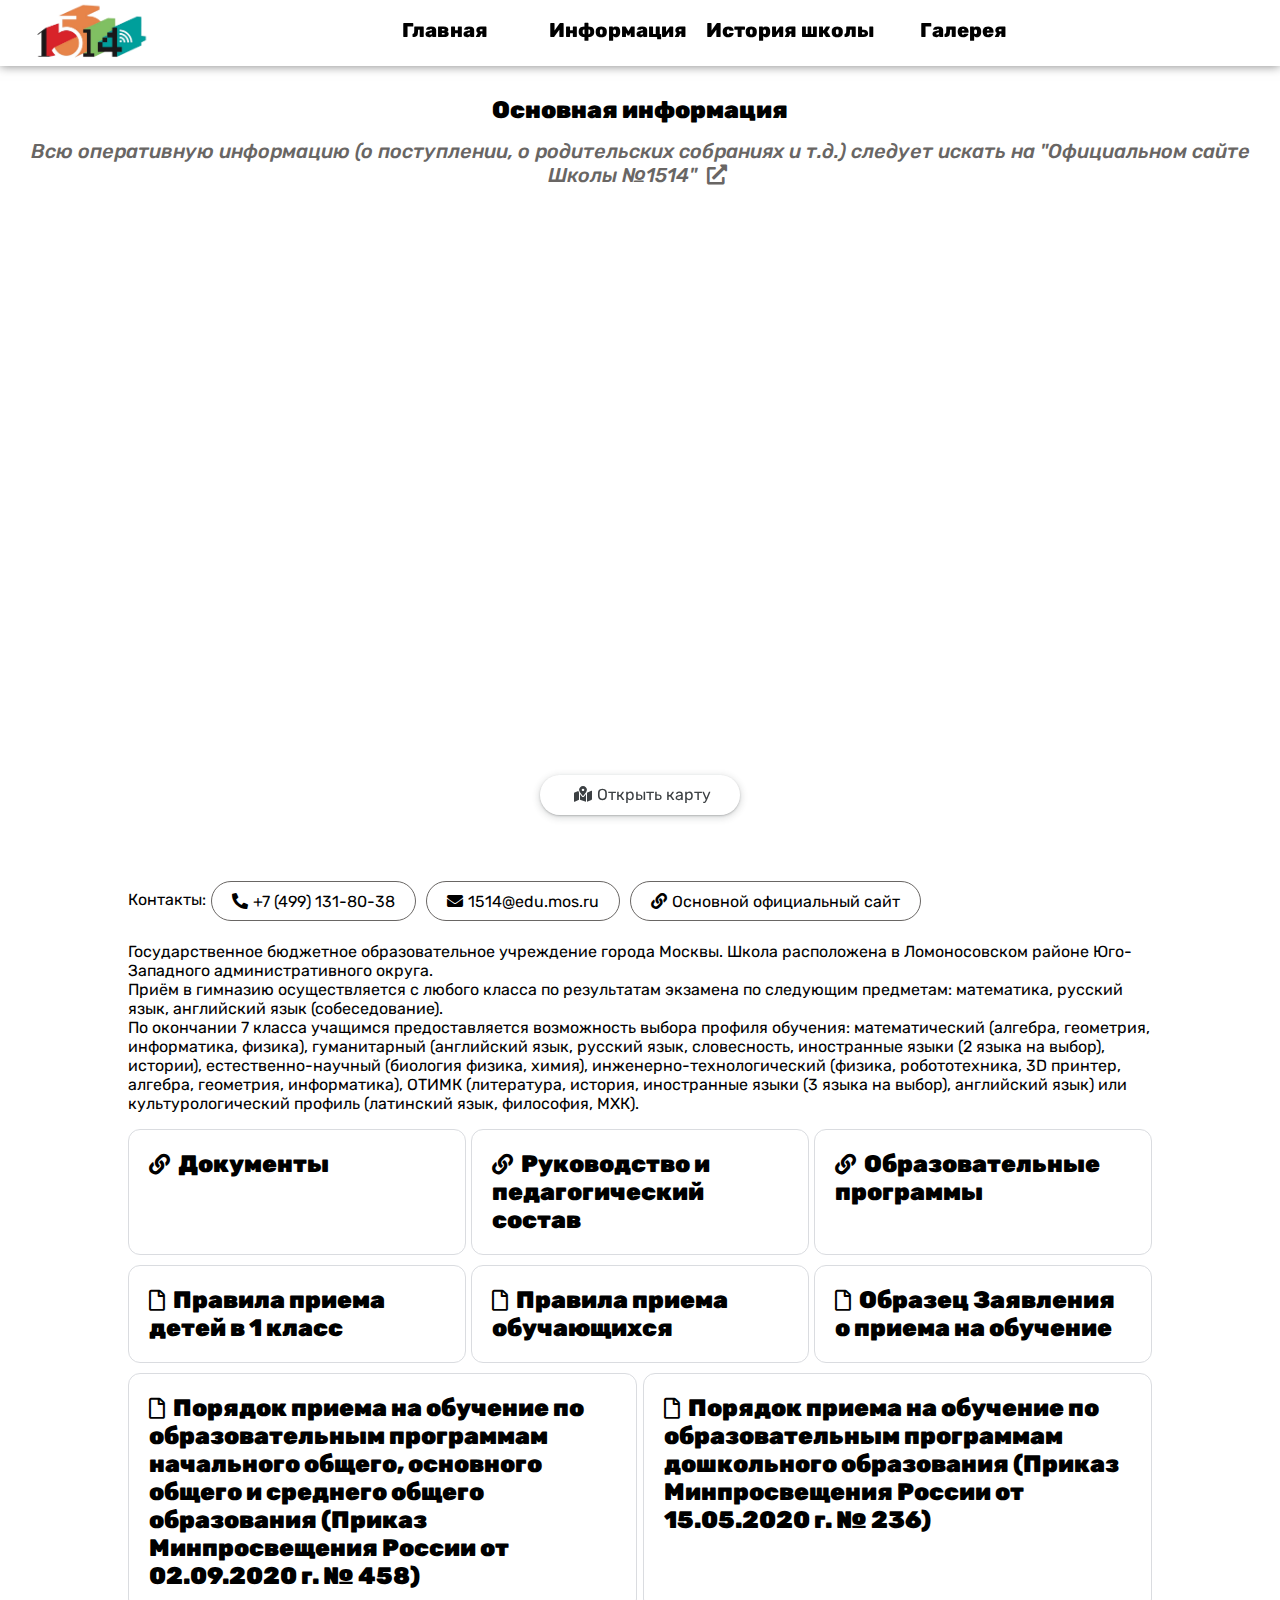
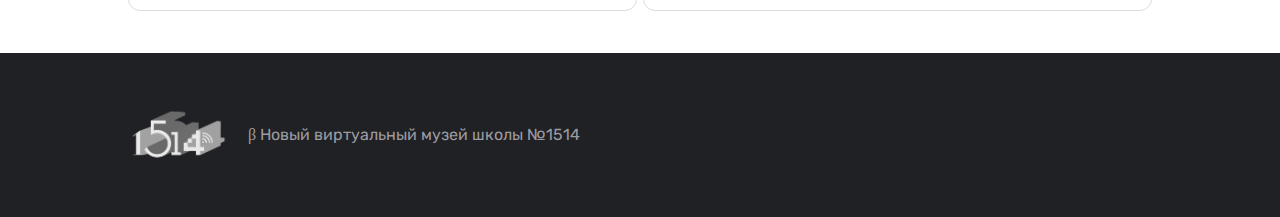
<file: info.html>
<!DOCTYPE html>
<html lang="ru">

<head>
    <meta charset="UTF-8">
    <title>new 1514</title>
    <link rel="stylesheet" href="style.css">
    <link rel="icon" type="image/png" href="img/favicon.ico">
    <meta name="viewport" content="width=device-width, user-scalable=no, initial-scale=1.0, maximum-scale=1.0, minimum-scale=1.0">
    <link rel="stylesheet" href="https://cdnjs.cloudflare.com/ajax/libs/font-awesome/5.13.0/css/all.min.css">
</head>

<body>
    <header>
        <div class="logo">
            <img src="img/logo.png" alt="" class="img-logo">
        </div>
        <div class="h-titles">
            <a href="index.html" class="link">Главная</a>
            <a href="info.html" class="link">Информация</a>
            <a href="history.html" class="link">История школы</a>
            <a href="gallery.html" class="link">Галерея</a>
        </div>
        <a class="mobile-menu-button" href="#"><i class="fas fa-bars"></i></a>
        <div class="mobile-menu">
            <div style="display: flex; justify-content: flex-end;">
                <a class="mobile-menu-hide" href="#"><i class="fas fa-times"></i></a>
            </div>
            <ul>
                <li><a href="index.html" class="link">Главная</a></li>
                <li><a href="info.html" class="link">Информация</a></li>
                <li><a href="history.html" class="link">История школы</a></li>
                <li><a href="gallery.html" class="link">Галерея</a></li>
            </ul>
        </div>
    </header>
    <section style="padding: 32px 0;">
        <div class="bold-page-header">Основная информация</div>
        <a class="page-header" id="info" href="https://gym1514uz.mskobr.ru/" target="_blank">Всю оперативную информацию (о поступлении, о родительских собраниях и т.д.) следует искать на "Официальном сайте Школы №1514" <i class="fas fa-external-link-alt"></i></a>
        <div class="map-holder">
            <iframe src="https://yandex.ru/map-widget/v1/?um=constructor%3A6ab54f9de4d695bb1c913058b766af01e63591df25742c19af4bfbf5069a45be&amp;source=constructor" width="100%" height="650" frameborder="0" style="width: 100%; height: 650px" id="map"></iframe>
            <div class="show-map-link"><a href="https://yandex.ru/maps/?um=constructor%3Adf3f9aadd960af52d57fff8e707012531154b30fd94618286bfe734b8b21eac1&source=constructorLink" style="color: #3c4043;" target="_blank"><i class="fas fa-map-marked-alt"></i>Открыть карту</a></div>
        </div>
        <div style="padding-left: 10%; padding-right: 10%">
            <div class="contacts"><span style="line-height: 47px;">Контакты:</span><a href="tel:+74991318038" class="big-a-contact"><i class="fas fa-phone-alt" style="margin-right: 5px;"></i>+7 (499) 131-80-38</a><a href="mailto:1514@edu.mos.ru" class="big-a-contact"><i class="fas fa-envelope" style="margin-right: 5px;"></i>1514@edu.mos.ru</a><a href="https://gym1514uz.mskobr.ru/#/" target="_blank" class="big-a-contact"><i class="fas fa-link" style="margin-right: 5px;"></i>Основной официальный сайт</a> </div>
            <p>Государственное бюджетное образовательное учреждение города Москвы. Школа расположена в Ломоносовском районе Юго-Западного административного округа.<br> Приём в гимназию осуществляется с любого класса по результатам экзамена по следующим предметам: математика, русский язык, английский язык (собеседование). <br> По окончании 7 класса учащимся предоставляется возможность выбора профиля обучения: математический (алгебра, геометрия, информатика, физика), гуманитарный (английский язык, русский язык, словесность, иностранные языки (2 языка на выбор), истории), естественно-научный (биология физика, химия), инженерно-технологический (физика, робототехника, 3D принтер, алгебра, геометрия, информатика), ОТИМК (литература, история, иностранные языки (3 языка на выбор), английский язык) или культурологический профиль (латинский язык, философия, МХК).</p>
            <div class="info-adaptive">
                <a class="doc block triple-adaptive-doc" href="https://gym1514uz.mskobr.ru/info_edu/all_docs/" target="_blank"><i class="fas fa-link" style="font-size: 21px; padding-right: 8px;"></i>Документы</a>
                <a class="doc block triple-adaptive-doc" href="https://gym1514uz.mskobr.ru/info_edu/staff" target="_blank"><i class="fas fa-link" style="font-size: 21px; padding-right: 8px;"></i>Руководство и педагогический состав</a>
                <a class="doc block triple-adaptive-doc" href="https://gym1514uz.mskobr.ru/info_edu/education#/" target="_blank"><i class="fas fa-link" style="font-size: 21px; padding-right: 8px;"></i>Образовательные программы</a>
            </div>
            <div class="info-adaptive">
                <a class="doc block triple-adaptive-doc" href="https://gym1514uz.mskobr.ru/files/Postupleniya/1%20class/1.5%20%D0%9F%D1%80%D0%B0%D0%B2%D0%B8%D0%BB%D0%B0%20%D0%BF%D1%80%D0%B8%D0%B5%D0%BC%D0%B0%20%D0%B2%201%20%D0%BA%D0%BB%D0%B0%D1%81%D1%81.pdf" target="_blank"><i class="far fa-file" style="font-size: 21px; padding-right: 8px;"></i>Правила приема детей в 1 класс</a>
                <a class="doc block triple-adaptive-doc" href="https://gym1514uz.mskobr.ru/files/Postupleniya/2019/%D0%9F%D1%80%D0%B0%D0%B2%D0%B8%D0%BB%D0%B0%20%D0%BF%D1%80%D0%B8%D0%B5%D0%BC%D0%B0%20%D0%BE%D0%B1%D1%83%D1%87%D0%B0%D1%8E%D1%89%D0%B8%D1%85%D1%81%D1%8F.pdf" target="_blank"><i class="far fa-file" style="font-size: 21px; padding-right: 8px;"></i>Правила приема обучающихся</a>
                <a class="doc block triple-adaptive-doc" href="https://gym1514uz.mskobr.ru/files/Postupleniya/2021/%D0%97%D0%B0%D1%8F%D0%B2%D0%BB%D0%B5%D0%BD%D0%B8%D0%B5%20%D0%BE%20%D0%B7%D0%B0%D1%87%D0%B8%D1%81%D0%BB%D0%B5%D0%BD%D0%B8%D0%B8%20%D0%B2%20%D0%A8%D0%BA%D0%BE%D0%BB%D1%83.pdf" target="_blank"><i class="far fa-file" style="font-size: 21px; padding-right: 8px;"></i>Образец Заявления о приема на обучение</a>
            </div>
            <div class="info-adaptive">
                <a href="https://gym1514uz.mskobr.ru/files/Postupleniya/1%20class/prikaz%20458.pdf" class="block doc double-adaptive-doc" target="_blank"><i class="far fa-file" style="font-size: 21px; padding-right: 8px;"></i>Порядок приема на обучение по образовательным программам начального общего, основного общего и среднего общего образования (Приказ Минпросвещения России от 02.09.2020 г. № 458)</a>
                <a href="https://gym1514uz.mskobr.ru/files/Postupleniya/1%20class/prikaz%20236.pdf" class="block doc double-adaptive-doc" target="_blank"><i class="far fa-file" style="font-size: 21px; padding-right: 8px;"></i>Порядок приема на обучение по образовательным программам дошкольного образования (Приказ Минпросвещения России от 15.05.2020 г. № 236)</a>
            </div>
        </div>
    </section>
    <footer>
        <img src="img/footer.png" alt="" style="" class="footer-img">
        <div class="footer">β Новый виртуальный музей школы №1514</div>
    </footer>
    <script src="https://snipp.ru/cdn/jquery/2.1.1/jquery.min.js"></script>
    <script>
        $(function() {
            var $mobile_menu = $('.mobile-menu');

            $(".mobile-menu-button, .mobile-menu-hide").click(function() {
                $mobile_menu.slideToggle(300, function() {
                    if ($mobile_menu.is(':hidden')) {
                        $('body').removeClass('body_pointer');
                    } else {
                        $('body').addClass('body_pointer');
                    }
                });
                return false;
            });

            $(document).on('click', function(e) {
                if (!$(e.target).closest('.menu').length) {
                    $('body').removeClass('body_pointer');
                    $mobile_menu.slideUp(300);
                }
            });
        });
    </script>
</body></html>
</file>
<file: style.css>
@import url('https://fonts.googleapis.com/css2?family=Rubik&display=swap');
@import url('https://fonts.googleapis.com/css2?family=Roboto&display=swap');

@media (min-width: 1120px) {
    .h-titles {
        display: flex;
    }

    .mobile-menu-button {
        display: none;
    }

    section {
        padding: 32px 10%;
    }

    .gallery-scroller {
        display: block;
    }

    .photo-for-mobile {
        display: none;
    }

    .double-adaptive {
        flex-direction: row;
    }

    .info {
        width: 75%;
        min-height: 320px;
        flex-direction: row;
        margin-bottom: 0;
    }

    .iframe-map {
        width: 40%;
        height: 100%;
    }

    .info-text {
        width: 60%;
        padding: 25px;
        padding-bottom: 25px
    }

    .history {
        width: 25%;
        height: auto;
        min-height: 200px;
    }

    .footer {
        line-height: 100px;
        padding-top: 0;
    }

    #history {
        width: auto;
    }

    #info {
        margin: 15px 0;
        display: block;
    }

    .contacts {
        flex-direction: row;
    }

    .big-a-contact {
        height: 40px;
    }

    .info-adaptive {
        flex-direction: row;
        margin-bottom: 10px;
    }

    .triple-adaptive-doc {
        width: 33%;
    }

    .map-holder {
        height: 650px;
        overflow: hidden;
        pointer-events: none;
    }

    .double-adaptive-doc {
        width: 49.75%;
        margin-bottom: 0;
    }

    .line {
        left: 17.75%;
    }

    .doc {
        font-size: 24px;
    }

    .img-history {
        width: 35%;
    }

    .photos-content {
        flex-direction: row;
    }

    .photos-content-flex {
        width: 30%;
        margin-bottom: 15px;
    }
    
    .map-holder {
        height: 650px;
    }
}

@media (max-width: 1120px) {
    .h-titles {
        display: none;
    }

    .mobile-menu {
        display: block;
    }

    section {
        padding: 32px 2%;
    }

    .gallery-scroller {
        display: none;
    }

    .photo-for-mobile {
        display: block;
    }

    .double-adaptive {
        flex-direction: column;
    }

    .info {
        width: 100%;
        flex-direction: column;
        margin-bottom: 10px;
    }

    .iframe-map {
        width: 100%;
        height: 350px;
    }

    .info-text {
        width: 100%;
        padding: 20px;
        padding-bottom: 10px;
    }

    .history {
        width: 100%;
        min-height: 100px;
    }

    .footer {
        line-height: normal;
        padding-top: 35px;
    }

    #history {
        height: 100%;
        width: 300px;
        justify-content: center;
    }

    #info {
        margin: 15px 0;
        display: block;
        font-size: 15px;
        box-sizing: border-box;
        padding: 0 2%;
    }

    .contacts {
        flex-direction: column;
    }

    .big-a-contact {
        height: auto;
    }

    .info-adaptive {
        flex-direction: column;
        margin-bottom: 0;
    }

    .triple-adaptive-doc {
        width: 100%;
        margin-bottom: 10px;
    }

    .map-holder {
        height: 650px;
    }

    .double-adaptive-doc {
        width: 100%;
        margin-bottom: 10px;
    }

    .line {
        left: 11%;
    }

    .doc {
        font-size: 20px;
    }

    .img-history {
        width: 90%;
    }

    .photos-content {
        flex-direction: column;
    }

    .photos-content-flex {
        width: 90%;
        margin-bottom: 5px;
    }
    
    .map-holder {
        height: 300px;
    }
    
    .show-map-link {
        visibility: hidden;
    }
}

body {
    margin: 0;
    font-family: 'Rubik';
}

a {
    text-decoration: none;
    color: black;
}

header {
    width: 100%;
    height: 66px;
    z-index: 150;
    display: flex;
    flex-direction: row;
    justify-content: space-between;
    position: fixed;
    box-shadow: 0 0 10px rgba(0, 0, 0, 0.5);
    background-color: rgba(255, 255, 255, 0.9);
    backdrop-filter: blur(10px);
    -webkit-backdrop-filter: blur(10px);
}

.block {
    border: .0625rem solid #dadce0;
    border-radius: 12px;
}

.block:hover {
    box-shadow: 0 1px 2px 0 rgb(60 64 67 / 30%), 0 2px 6px 2px rgb(60 64 67 / 15%);
}

.logo {
    display: flex;
    z-index: 150;
    width: 10%;
}

.img-logo {
    width: 118px;
    height: 62px;
    padding: 2px 0 0 32px;
}

.h-titles {
    font-size: 20px;
    margin-top: 18px;
    font-weight: 800;
    width: 90%;
    flex-direction: row;
    justify-content: center;
}

.mobile-menu-button {
    width: 66px;
    height: 20px;
    line-height: 66px;
    font-size: 40px;
    color: black;
}

.mobile-menu-hide {
    width: 66px;
    height: 20px;
    margin-top: 12px;
    box-sizing: border-box;
    padding-left: 5px;
    line-height: 66px;
    font-size: 40px;
    color: black;
    display: flex;
    justify-content: flex-start;
}

.mobile-menu {
    display: none;
    box-shadow: 0 0 10px rgba(0, 0, 0, 0.5);
    background-color: white;
    position: absolute;
    left: 0px;
    right: 0px;
    top: 0;
    box-sizing: border-box;
    padding-left: 30px;
    z-index: 9999;
    padding-bottom: 20px;
}

ul {
    list-style-type: none;
}

li {
    font-size: 20px;
    margin-top: 18px;
    font-weight: 800;
    width: 90%;
    flex-direction: row;
    text-align: center;
}

.link {
    text-decoration: none;
    color: black;
    width: 15%;
    text-align-last: center;
}

.link:hover {
    color: #757575;
}

.page-header {
    margin-top: 64px;
    margin-bottom: 24px;
    font-size: 20px;
    box-sizing: border-box;
    color: #696664;
    font-weight: 500;
    width: auto;
    min-width: 200px;
    max-width: 100%;
    font-style: italic;
    z-index: 100;
    text-align: center;
}

.bold-page-header {
    font-size: 24px;
    font-weight: 900;
    margin-top: 64px;
    text-align: center;
}

.history {
    padding: 20px;
    display: block;
    box-sizing: border-box;
}

.history-block-text {
    font-size: 22px;
    font-weight: 900;
}

.history-block-text:hover {
    color: #757575;
}

section {
    min-height: calc(100vh - 164px);
}

/* слайдер */
#scroller_container {
    margin: 0 auto;
    width: 100%;
    overflow: hidden;
    line-height: 0;
    font-size: 0;
}

#scroller_container div {
    float: left;
    vertical-align: baseline;
}

#scroller_container > div {
    position: relative;
    white-space: nowrap;
    width: 100%;
    padding: 0;
}

#scroller_container > div a,
#scroller_container > div a img {
    padding: 0;
    margin: 0;
}

.gallery {
    width: 100%;
    height: auto;
    border: .0625rem solid #dadce0;
    border-radius: 12px;
    margin-bottom: 10px;
    position: relative;
    background-clip: padding-box;
    box-sizing: border-box;
    padding-bottom: 15px;
}

.photo-for-mobile {
    width: 100%;
}

.gallery-header {
    width: 100%;
    height: 75px;
    box-sizing: border-box;
    padding: 25px;
    display: flex;
    flex-direction: row;
    justify-content: space-between;
}

.goto-style {
    color: #696664;
    text-decoration: none;
    font-weight: 300;
}

.goto-style:hover {
    color: #757575;
}

.double-adaptive {
    display: flex;
    justify-content: space-between;
    margin-bottom: 10px;
}

.info {
    height: auto;
    margin-right: 10px;
    box-sizing: border-box;
    display: flex;
    justify-content: space-between;
    min-height: 320px;
}

.iframe-map {
    border-radius: 0 12px 12px 0;
}

.info-text {
    height: 100%;
    display: flex;
    flex-direction: column;
    box-sizing: border-box;
}

.info-hov:hover {
    color: #757575;
}

.warning {
    width: 100%;
    height: auto;
    box-sizing: border-box;
    padding: 25px;
    background-color: #fef7e0;
    color: #3c4043;
}

.fa-exclamation-triangle,
.fa-external-link-alt,
.fa-map-marked-alt {
    margin-right: 5px;
    margin-left: 5px;
}

.big-a {
    display: block;
    width: 300px;
    height: 40px;
    color: black;
    background-color: transparent;
    border: .0625rem solid #696664;
    text-align: center;
    box-sizing: border-box;
    padding-top: 10px;
    border-radius: .25rem;
}

.big-a:hover {
    background-color: rgba(255, 255, 255, 0.3);
}

footer {
    background-color: #202124;
    color: #9c9ba2;
    width: 100%;
    height: 164px;
    padding: 32px;
    box-sizing: border-box;
    padding-left: 10%;
    padding-right: 10%;
    display: flex;
    flex-direction: row;
    clear: both;
}

.footer {
    margin-left: 20px;
    box-sizing: border-box;
}

.footer-img {
    width: 100px;
    height: 100px;
}

.info-double-adaptive {
    width: 100%;
    height: auto;
    min-height: 320px;
    margin-right: 10px;
    box-sizing: border-box;
    display: flex;
    flex-direction: row;
    justify-content: space-between;
}

.map-holder {
    width: 100%;
    display: flex;
    flex-direction: column;
    align-items: center;
    margin-bottom: 24px;
}

.show-map-link {
    pointer-events: all;
    width: 200px;
    height: 40px;
    border-radius: 20px;
    font-size: 16px;
    position: absolute;
    top: 775px;
    box-sizing: border-box;
    padding-top: 10px;
    background-color: rgba(255, 255, 255, 0.5);
    backdrop-filter: blur(40px);
    text-align: center;
    box-shadow: 0 1px 2px 0 rgb(60 64 67 / 30%), 0 2px 6px 2px rgb(60 64 67 / 15%);
}

.show-map-link:hover {
    background-color: rgba(255, 255, 255, 0.7);
}

.contacts {
    width: 100%;
    height: auto;
    display: flex;
}

.big-a-contact {
    width: auto;
    color: black;
    background-color: transparent;
    border: .0625rem solid #696664;
    text-align: center;
    box-sizing: border-box;
    line-height: 40px;
    padding: 0 20px;
    border-radius: 20px;
    margin-left: 5px;
    margin-right: 5px;
    margin: 5px 5px;
}

.big-a-contact:hover {
    background-color: rgba(117, 117, 117, 0.1);
}

.info-adaptive {
    width: 100%;
    height: auto;
    display: flex;
    justify-content: space-between;
}

.doc {
    height: auto;
    box-sizing: border-box;
    padding: 20px;
    font-weight: 900;
    color: black;
}

.history-adaptive {
    width: 100%;
    height: auto;
    display: flex;
    flex-direction: row;
    margin-bottom: 15px;
    font-family: 'Roboto';
}

.history-period {
    font-family: 'Rubik';
    width: 20%;
    height: 100%;
    display: flex;
    background-color: white;
    flex-direction: column;
    align-items: center;
}

.history-content {
    width: 80%;
    height: auto;
    display: flex;
    flex-direction: column;
    box-sizing: border-box;
    padding-left: 5px;
}

.h-border {
    text-align: center;
    height: auto;
    width: auto;
    border: .0625rem solid #dadce0;
    border-radius: 15px;
    box-sizing: border-box;
    padding: 1px 15px;
    display: block;
}

.line {
    width: 10px;
    background: -webkit-linear-gradient(180deg, rgb(232, 5, 5), rgb(250, 116, 43), rgb(253, 216, 25));
    background: -moz-linear-gradient(180deg, rgb(232, 5, 5), rgb(250, 116, 43), rgb(253, 216, 25));
    background: linear-gradient(180deg, rgb(232, 5, 5), rgb(250, 116, 43), rgb(253, 216, 25));
    position: fixed;
    height: 100%;
    z-index: -200;
    box-sizing: border-box;
    margin-top: 66px;
}

.img-history {
    margin-right: 15px;
    background-size: cover;
    height: auto;
}

.gallery-part {
    margin: 10px 0;
    font-size: 20px;
    font-weight: 900;
    box-sizing: border-box;
    padding-left: 5px;
}
</file>
